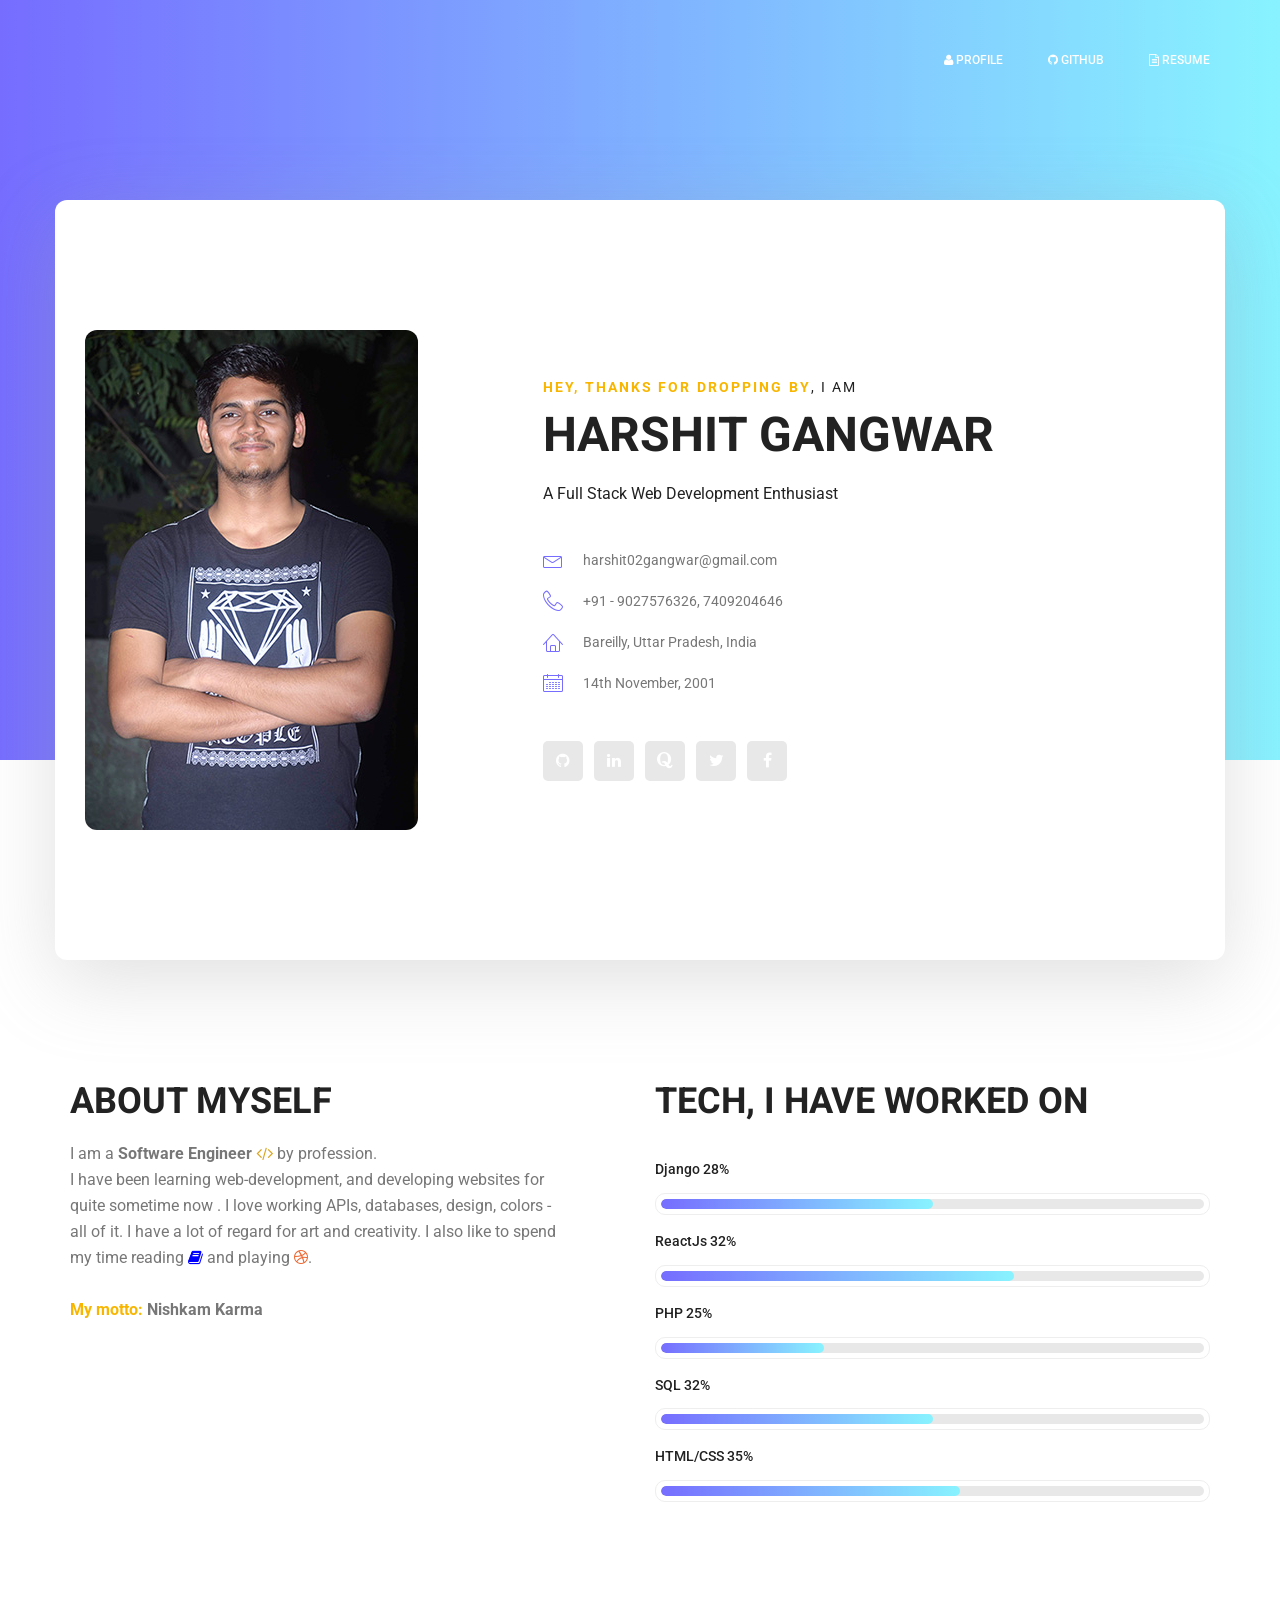
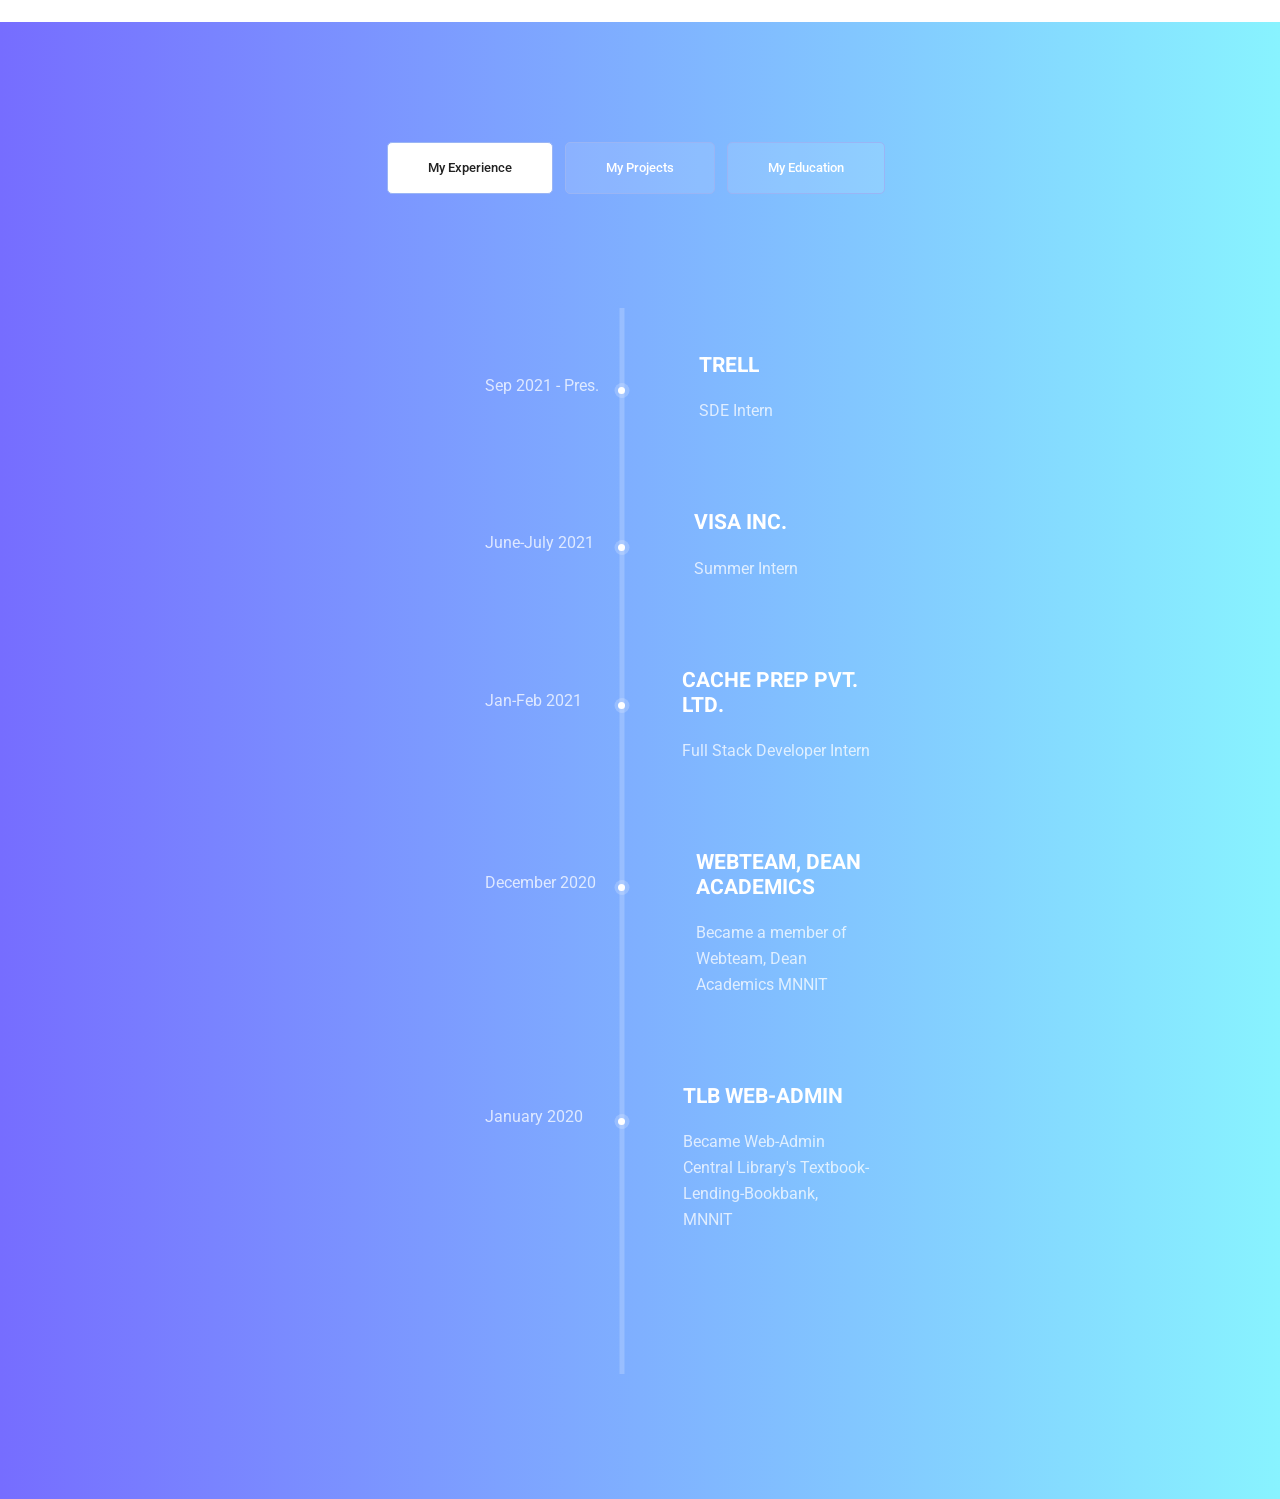
<file: index.html>
<!doctype html>
<html lang="en">

<head>
	<!-- Required meta tags -->
	<meta charset="utf-8">
	<meta name="viewport" content="width=device-width, initial-scale=1, shrink-to-fit=no">
	<link rel="icon" href="img/icon.png" type="image/png">
	<title>Harshit Gangwar</title>
	<!-- Bootstrap CSS -->
	<link rel="stylesheet" href="https://stackpath.bootstrapcdn.com/font-awesome/4.7.0/css/font-awesome.min.css" integrity="sha384-wvfXpqpZZVQGK6TAh5PVlGOfQNHSoD2xbE+QkPxCAFlNEevoEH3Sl0sibVcOQVnN" crossorigin="anonymous">
	<link rel="stylesheet" href="css/bootstrap.css">
	<link rel="stylesheet" href="vendors/linericon/style.css">
	<link rel="stylesheet" href="css/font-awesome.min.css">
	<link rel="stylesheet" href="vendors/owl-carousel/owl.carousel.min.css">
	<link rel="stylesheet" href="vendors/lightbox/simpleLightbox.css">
	<link rel="stylesheet" href="vendors/nice-select/css/nice-select.css">
	<link rel="stylesheet" href="vendors/animate-css/animate.css">
	<link rel="stylesheet" href="vendors/popup/magnific-popup.css">
	<link rel="stylesheet" href="vendors/flaticon/flaticon.css">
	<!-- main css -->
	<link rel="stylesheet" href="css/style.css">
	<link rel="stylesheet" href="css/responsive.css">
</head>

<body>

	<!--================Header Menu Area =================-->
	<header class="header_area">
		<div class="main_menu">
			<nav class="navbar navbar-expand-lg navbar-light">
				<div class="container box_1620">
					<button class="navbar-toggler" type="button" data-toggle="collapse"
						data-target="#navbarSupportedContent" aria-controls="navbarSupportedContent"
						aria-expanded="false" aria-label="Toggle navigation">
						<span class="icon-bar"></span>
						<span class="icon-bar"></span>
						<span class="icon-bar"></span>
					</button>
					<!-- Collect the nav links, forms, and other content for toggling -->
					<div class="collapse navbar-collapse offset" id="navbarSupportedContent">
						<ul class="nav navbar-nav menu_nav ml-auto">
							<li class="nav-item active">
								<a class="nav-link" 
									href="index.html">
										<i class="fa fa-user" aria-hidden="true"></i>
										Profile
								</a>
							</li>
							<li class="nav-item">
								<a class="nav-link"
									href="https://github.com/harshjoeyit"
									target="new">
										<i class="fa fa-github" aria-hidden="true"></i>
										Github
								</a>
							</li>
							<li class="nav-item">
								<a class="nav-link"
									href="https://drive.google.com/file/d/1UxcX54UOBrC6qc0jpxvvydTd2nOMu2GD/view?usp=sharing"
									target="new">
										<i class="fa fa-file-text-o" aria-hidden="true"></i>
										Resume
								</a>
							</li>
						</ul>
					</div>
				</div>
			</nav>
		</div>
	</header>
	<!--================Header Menu Area =================-->

	<!--================Home Banner Area =================-->
	<section class="home_banner_area">
		<div class="container box_1620">
			<div class="banner_inner d-flex align-items-center">
				<div class="banner_content">
					<div class="media">
						<div class="d-flex">
							<img style="border-radius: 12px; width: 100%;" src="img/profile2222.jpg" alt="">
						</div>
						<div class="media-body">
							<div class="personal_text">
								<h6><b>Hey, Thanks for dropping by</b>, i am</h6>
								<h3>Harshit Gangwar</h3 
									<p>
										A Full Stack Web Development Enthusiast
									</p>
								<ul class="list basic_info">
									<li><a style="font-size: 14px;" href="#"><i
										class="lnr lnr-envelope"></i>
									harshit02gangwar@gmail.com</a></li>
									<li><a style="font-size: 14px;" href="#"><i
												class="lnr lnr-phone-handset"></i>+91 -
											9027576326, 7409204646</a></li>
									<li><a style="font-size: 14px;" href="#"><i
												class="lnr lnr-home"></i>Bareilly, Uttar Pradesh, India </a></li>
									<li><a style="font-size: 14px;" href="#"><i
										class="lnr lnr-calendar-full"></i> 14th
									November, 2001</a></li>
								</ul>
								<ul class="list personal_social">
									<li><a href="https://www.github.com/harshjoeyit/"
										target="new"><i class="fa fa-github"></i></a></li>
									<li><a href="https://www.linkedin.com/in/harshjoeyit/"
										target="new"><i class="fa fa-linkedin"></i></a></li>
									<li><a href="https://www.quora.com/profile/Harshit-Gangwar-18"
											target="new"><i class="fa fa-quora"></i></a></li>
									<li><a href="https://twitter.com/harshjoeyit" target="new"><i
											class="fa fa-twitter"></i></a></li>
									<li><a href="https://www.facebook.com/harshjoeyit" target="new"><i
												class="fa fa-facebook"></i></a></li>
								</ul>
							</div>
						</div>
					</div>
				</div>
			</div>
		</div>
	</section>
	<!--================End Home Banner Area =================-->

	<!--================Welcome Area =================-->
	<section class="welcome_area p_120">
		<div class="container">
			<div class="row welcome_inner">
				<div class="col-lg-6">
					<div class="welcome_text">
						<h4>About Myself</h4>
						<p> I am a 
							<span style="font-weight: 700;">
								Software Engineer
								<i style="color: goldenrod" class="fa fa-code" aria-hidden="true"></i>
							</span> 
							by profession. <br>
							I have been learning web-development, and developing websites for quite sometime now . I love working APIs, databases, design, colors - all of it.
							I have a lot of regard for art and creativity.
							I also like to spend my time
							reading <i style="color: blue;" class="fa fa-book" aria-hidden="true"></i> and 
							playing <i style="color: #ee6730;" class="fa fa-dribbble" aria-hidden="true"></i>. 
							
							<br><br><b>My motto: </b> <span style="font-weight:700"> Nishkam Karma</span>
						</p>
						
						<!-- <div class="row">
							<div class="col-md-4">
								<div class="wel_item">
									<i class="lnr lnr-chart-bars"></i>
									<h4>9.01</h4>
									<p>CPI (till 5th Sem)</p>
								</div>
							</div>
							<div class="col-md-4">
								<div class="wel_item">
									<i class="fa fa-code"></i>
									<h4>9</h4>
									<p>Projects</p>
								</div>
							</div>
							<div class="col-md-4">
								<div class="wel_item">
									<i class="lnr lnr-star"></i>
									<p>Max ratings</p>
									<h4>1777</h4>
									<p><a href="https://www.codechef.com/users/harsh_joeyit">Codechef&nbsp;<i style="font-size: 14px;" class="fa fa-external-link"></i></a></p>
									<br>
									<h4>1502</h4>
									<p><a href="https://codeforces.com/profile/harsh_joeyit">Codeforces&nbsp;<i style="font-size: 14px;" class="fa fa-external-link"></i></a></p>
									<h4>1895</h4>
									<p><a href="https://leetcode.com/harshjoeyit/">Leetcode&nbsp;<i style="font-size: 14px;" class="fa fa-external-link"></i></a></p>
								</div>
							</div>
						</div> -->
					</div>
				</div>
				<div class="col-lg-6">
					<div class="welcome_text">
						<h4>Tech, I have worked on</h4>
					</div>
					<div class="tools_expert">
						<div class="skill_main">
							<!-- <div class="skill_item">
								<h4>C++ <span class="counter">60</span>%</h4>
								<div class="progress_br">
									<div class="progress">
										<div class="progress-bar" role="progressbar"
											aria-valuenow="60" aria-valuemin="0"
											aria-valuemax="100"></div>
									</div>
								</div>
							</div> -->
							<!-- <div class="skill_item">
								<h4>JavaScript <span class="counter">60</span>%</h4>
								<div class="progress_br">
									<div class="progress">
										<div class="progress-bar" role="progressbar"
											aria-valuenow="60" aria-valuemin="0"
											aria-valuemax="100"></div>
									</div>
								</div>
							</div> -->

							<div class="skill_item">
								<h4>Django <span class="counter">45</span>%</h4>
								<div class="progress_br">
									<div class="progress">
										<div class="progress-bar" role="progressbar"
											aria-valuenow="50" aria-valuemin="0"
											aria-valuemax="100"></div>
									</div>
								</div>
							</div>

							<div class="skill_item">
								<h4>ReactJs <span class="counter">50</span>%</h4>
								<div class="progress_br">
									<div class="progress">
										<div class="progress-bar" role="progressbar"
											aria-valuenow="65" aria-valuemin="0"
											aria-valuemax="100"></div>
									</div>
								</div>
							</div>
							
							<div class="skill_item">
								<h4>PHP <span class="counter">40</span>%</h4>
								<div class="progress_br">
									<div class="progress">
										<div class="progress-bar" role="progressbar"
											aria-valuenow="30" aria-valuemin="0"
											aria-valuemax="100"></div>
									</div>
								</div>
							</div>
							<!-- <div class="skill_item">
								<h4>Java <span class="counter">30</span>%</h4>
								<div class="progress_br">
									<div class="progress">
										<div class="progress-bar" role="progressbar"
											aria-valuenow="30" aria-valuemin="0"
											aria-valuemax="100"></div>
									</div>
								</div>
							</div> -->
							<!-- <div class="skill_item">
								<h4>NodeJs <span class="counter">25</span>%</h4>
								<div class="progress_br">
									<div class="progress">
										<div class="progress-bar" role="progressbar"
											aria-valuenow="25" aria-valuemin="0"
											aria-valuemax="100"></div>
									</div>
								</div>
							</div> -->
							<div class="skill_item">
								<h4>SQL <span class="counter">50</span>%</h4>
								<div class="progress_br">
									<div class="progress">
										<div class="progress-bar" role="progressbar"
											aria-valuenow="50" aria-valuemin="0"
											aria-valuemax="100"></div>
									</div>
								</div>
							</div>
							
							<div class="skill_item">
								<h4>HTML/CSS <span class="counter">55</span>%</h4>
								<div class="progress_br">
									<div class="progress">
										<div class="progress-bar" role="progressbar"
											aria-valuenow="55" aria-valuemin="0"
											aria-valuemax="100"></div>
									</div>
								</div>
							</div>
						</div>
					</div>
				</div>
			</div>
		</div>
	</section>
	<!--================End Welcome Area =================-->

	<!--================My Tabs Area =================-->
	<section class="mytabs_area p_120">
		<div class="container">
			<div class="tabs_inner">
				<ul class="nav nav-tabs" id="myTab" role="tablist">
					<li class="nav-item">
						<a class="nav-link active" id="home-tab" data-toggle="tab" href="#home" role="tab"
							aria-controls="home" aria-selected="true">My Experience</a>
					</li>
					<li class="nav-item">
						<a class="nav-link" id="projects-tab" data-toggle="tab" href="#projects" role="tab"
							aria-controls="projects" aria-selected="false">My Projects</a>
					</li>
					<li class="nav-item">
						<a class="nav-link" id="profile-tab" data-toggle="tab" href="#profile" role="tab"
							aria-controls="profile" aria-selected="false">My Education</a>
					</li>
				</ul>
				<div class="tab-content" id="myTabContent">
					<div class="tab-pane fade show active" id="home" role="tabpanel"
						aria-labelledby="home-tab">
						<ul class="list">

							<li>
								<span></span>
								<div class="media">
									<div class="d-flex">
										<p style="margin-left:75px">Sep 2021 - Pres.</p>
									</div>
									<div class="media-body">
										<h4>Trell</h4>
										<p>SDE Intern</p>
									</div>
								</div>
							</li>
							<br>

							<li>
								<span></span>
								<div class="media">
									<div class="d-flex">
										<p style="margin-left:75px">June-July 2021</p>
									</div>
									<div class="media-body">
										<h4>Visa Inc.</h4>
										<p>Summer Intern</p>
									</div>
								</div>
							</li>
							<br>

							<li>
								<span></span>
								<div class="media">
									<div class="d-flex">
										<p style="margin-left:75px">Jan-Feb 2021</p>
									</div>
									<div class="media-body">
										<h4>Cache Prep Pvt. Ltd.</h4>
										<p>Full Stack Developer Intern</p>
									</div>
								</div>
							</li>
							<br>
							
							<li>
								<span></span>
								<div class="media">
									<div class="d-flex">
										<p style="margin-left:75px">December 2020</p>
									</div>
									<div class="media-body">
										<h4>Webteam, Dean academics</h4>
										<p>Became a member of Webteam, Dean Academics MNNIT</p>
									</div>
								</div>
							</li>
							<br>

							<li>
								<span></span>
								<div class="media">
									<div class="d-flex">
										<p style="margin-left:75px">January 2020</p>
									</div>
									<div class="media-body">
										<h4>TLB Web-Admin</h4>
										<p>Became Web-Admin Central Library's Textbook-Lending-Bookbank, MNNIT
										</p>
									</div>
								</div>
							</li>
							<br>

						</ul>
					</div>
					<div class="tab-pane fade" id="profile" role="tabpanel" aria-labelledby="profile-tab">
						<ul class="list">
							<li>
								<span></span>
								<div class="media">
									<div class="d-flex">
										<p>2018 - present</p>
									</div>
									<div class="media-body" style="margin-left: 60px">
										<h4>B. Tech.<h5 style="color:white">Computer
												Science and Engineering</h5>
										</h4>
										<p>
											Motilal Nehru National Institue Of Technology
											Allahabad, Prayagraj
										</p>
									</div>
								</div>
							</li>
							<li>
								<span></span>
								<div class="media">
									<div class="d-flex">
										<p>2018</p>
									</div>
									<div class="media-body" style="margin-left: 130px">
										<h4>Class XII</h4>
										<p><b style="color:white">93.4%</b> <br />S.R. International
											School, Bareilly</p>
									</div>
								</div>
							</li>
							<li>
								<span></span>
								<div class="media">
									<div class="d-flex">
										<p>2016</p>
									</div>
									<div class="media-body" style="margin-left: 130px">
										<h4>Class X</h4>
										<p><b style="color:white">10 CGPA (95%)</b> <br />S.R.
											International School, Bareilly</p>
									</div>
								</div>
							</li>
						</ul>
					</div>
					<div class="tab-pane fade" id="projects" role="tabpanel" aria-labelledby="projects-tab">
						<ul class="list">
							<li>
								<span></span>
								<div class="media">
									<div class="d-flex">
										<p style="margin-left:75px">Oct-Nov 2020</p>
									</div>
									<div class="media-body">
										<h4>Vita</h4>
										<p>Built <b style="color:white">Vita - Entertainment without limits</b>
											<br />A video streaming platform 
											<br /> Won <b style="color:white">III prize</b>
										</p>
									</div>
								</div>
							</li>
							<br>

							<li>
								<span></span>
								<div class="media">
									<div class="d-flex">
										<p style="margin-left:75px">June-July 2020</p>
									</div>
									<div class="media-body">
										<h4>Concise</h4>
										<p>Built <b style="color:white"> Concise - The Moviepedia</b> 
											<br />
											An online database of Movies, TV Shows and celebrities </p>
									</div>
								</div>
							</li>

							<li>
								<span></span>
								<div class="media">
									<div class="d-flex">
										<p style="margin-left:75px">February 2020</p>
									</div>
									<div class="media-body">
										<h4>ShareGyan</h4>
										<p>A college level platform for skill development  <br />
											Built during <b style="color:white">Hack36</b> , a 36 hour long hackathon 
										</p>
									</div>
								</div>
							</li>
							<br>

							<li>
								<span></span>
								<div class="media">
									<div class="d-flex">
										<p style="margin-left:10px">August-September 2019</p>
									</div>
									<div class="media-body">
										<h4>EpendiShare</h4>
										<p>A bill-splitting platform Built during<b style="color:white"> Webster, Avishkar'19</b></p>
									</div>
								</div>
							</li>
							<br>

							<li>
								<span></span>
								<div class="media">
									<div class="d-flex">
										<p style="margin-left:90px">August 2018</p>
									</div>
									<div class="media-body">
										<h4>Anadaman and Nicobar Tourism Website</h4>
										<p>	A complete tour guide <br /> 
											Built during <b style="color:white"> Webster, Avishkar'18</b> <br />
											Won <b style="color:white">II prize among Freshers</b>.
										</p>
									</div>
								</div>
							</li>
							<br>
						</ul>
					</div>
				</div>
			</div>
		</div>
	</section>
	<!--================End My Tabs Area =================-->

	<!--================Feature Area =================-->
	<!-- Optional JavaScript -->
	<!-- jQuery first, then Popper.js, then Bootstrap JS -->
	<script src="js/jquery-3.3.1.min.js"></script>
	<script src="js/popper.js"></script>
	<script src="js/bootstrap.min.js"></script>
	<script src="js/stellar.js"></script>
	<script src="vendors/lightbox/simpleLightbox.min.js"></script>
	<script src="vendors/nice-select/js/jquery.nice-select.min.js"></script>
	<script src="vendors/isotope/imagesloaded.pkgd.min.js"></script>
	<script src="vendors/isotope/isotope.pkgd.min.js"></script>
	<script src="vendors/owl-carousel/owl.carousel.min.js"></script>
	<script src="vendors/popup/jquery.magnific-popup.min.js"></script>
	<script src="js/jquery.ajaxchimp.min.js"></script>
	<script src="vendors/counter-up/jquery.waypoints.min.js"></script>
	<script src="vendors/counter-up/jquery.counterup.min.js"></script>
	<script src="js/mail-script.js"></script>
	<script src="js/theme.js"></script>
</body>

</html>
</file>
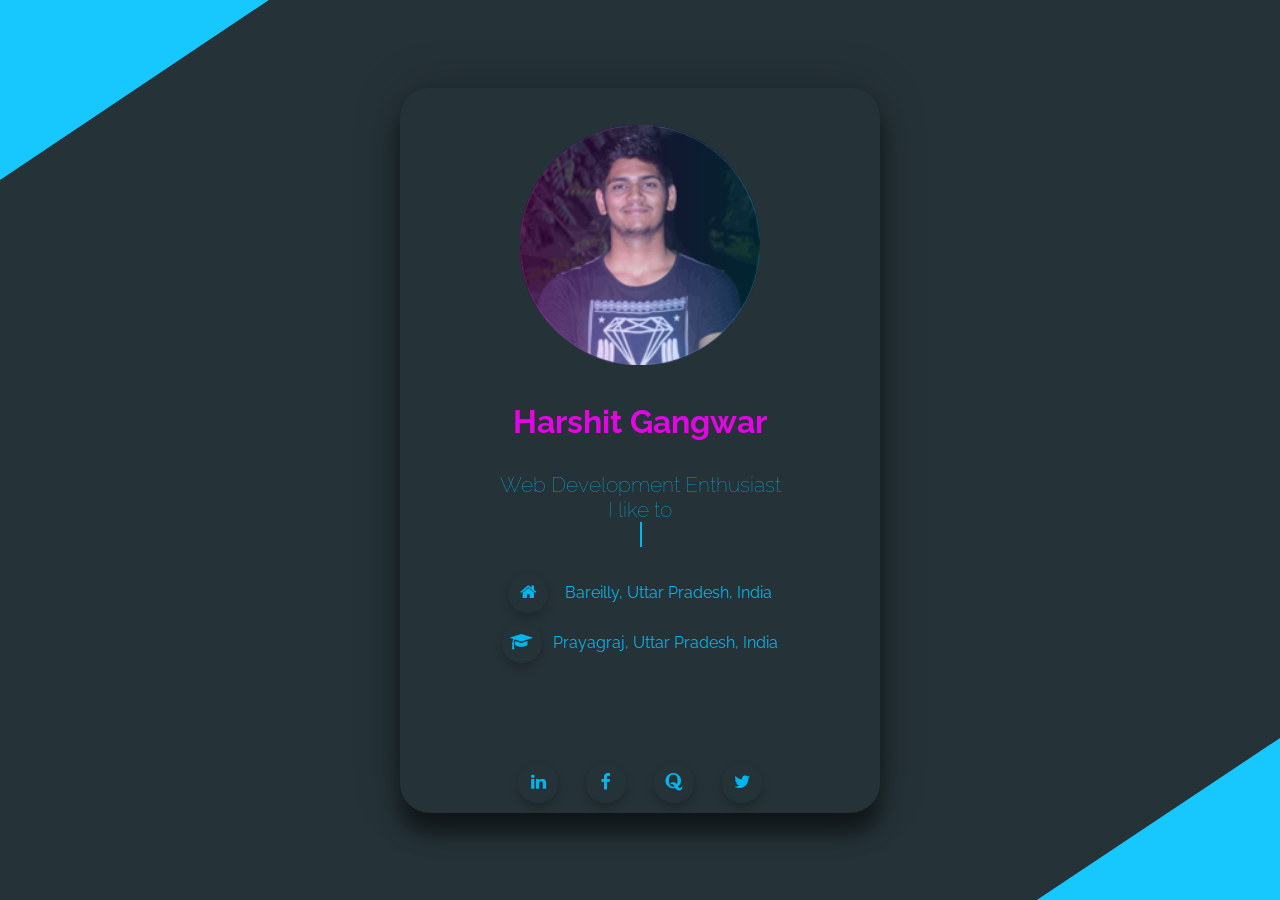
<file: index-new.html>
<!DOCTYPE html>
<html lang="en">
<head>
    <meta charset="UTF-8">
    <meta name="viewport" content="width=device-width, initial-scale=1.0">
    <link rel="stylesheet" href="https://stackpath.bootstrapcdn.com/font-awesome/4.7.0/css/font-awesome.min.css">
    <link rel="icon" href="./img/tab-icon.png">
    <link rel="stylesheet" href="style.css">
    <title>Harshit Gangwar</title>
</head>
<body>
    <div class="bg">
        <div class="container">
            <div class="card">
                <div class="pic">
                    <div class="circle"></div>
                    <img src="./img/profile-comp-circle_6.png" alt="adidas" >
                </div>
                <div class="info">
                    <h1 class="title">Harshit Gangwar</h1>
                    <h3>Web Development Enthusiast
                        <br>
                        I like to
                        <br>
                        <span class="changeText"></span>
                    </h3>
                    
                    <div class="social">
                        <button onclick="window.location.href = `https://www.google.com/search?q=bareilly`"><i class="fa fa-home"></i></button> Bareilly, Uttar Pradesh, India
                    </div>
                    <div class="social">
                        <button onclick="window.location.href = `https://www.google.com/search?q=prayagraj`"><i class="fa fa-graduation-cap"></i></button> Prayagraj, Uttar Pradesh, India
                    </div>
                    <div class="social" style="margin-top: 100px;">
                        <button onclick="window.location.href = `https://www.linkedin.com/in/harshjoeyit/`"><i class="fa fa-linkedin"></i></button>
                        <button onclick="window.location.href = `https://www.facebook.com/harshjoeyit/`"><i class="fa fa-facebook"></i></button>
                        <button onclick="window.location.href = `https://www.quora.com/profile/Harshit-Gangwar-18`"><i class="fa fa-quora"></i></button>
                        <button onclick="window.location.href = `https://twitter.com/harshjoeyit`"><i class="fa fa-twitter"></i></button>
                    </div>
                </div>
            </div>
        </div>
    </div>
    <script src="app.js"></script>
</body>
</html>
</file>
<file: vendors/linericon/style.css>
@font-face {
	font-family: 'Linearicons-Free';
	src:url('fonts/Linearicons-Free.eot?w118d');
	src:url('fonts/Linearicons-Free.eot?#iefixw118d') format('embedded-opentype'),
		url('fonts/Linearicons-Free.woff2?w118d') format('woff2'),
		url('fonts/Linearicons-Free.woff?w118d') format('woff'),
		url('fonts/Linearicons-Free.ttf?w118d') format('truetype'),
		url('fonts/Linearicons-Free.svg?w118d#Linearicons-Free') format('svg');
	font-weight: normal;
	font-style: normal;
}

.lnr {
	font-family: 'Linearicons-Free';
	speak: none;
	font-style: normal;
	font-weight: normal;
	font-variant: normal;
	text-transform: none;
	line-height: 1;

	/* Better Font Rendering =========== */
	-webkit-font-smoothing: antialiased;
	-moz-osx-font-smoothing: grayscale;
}

.lnr-home:before {
	content: "\e800";
}
.lnr-apartment:before {
	content: "\e801";
}
.lnr-pencil:before {
	content: "\e802";
}
.lnr-magic-wand:before {
	content: "\e803";
}
.lnr-drop:before {
	content: "\e804";
}
.lnr-lighter:before {
	content: "\e805";
}
.lnr-poop:before {
	content: "\e806";
}
.lnr-sun:before {
	content: "\e807";
}
.lnr-moon:before {
	content: "\e808";
}
.lnr-cloud:before {
	content: "\e809";
}
.lnr-cloud-upload:before {
	content: "\e80a";
}
.lnr-cloud-download:before {
	content: "\e80b";
}
.lnr-cloud-sync:before {
	content: "\e80c";
}
.lnr-cloud-check:before {
	content: "\e80d";
}
.lnr-database:before {
	content: "\e80e";
}
.lnr-lock:before {
	content: "\e80f";
}
.lnr-cog:before {
	content: "\e810";
}
.lnr-trash:before {
	content: "\e811";
}
.lnr-dice:before {
	content: "\e812";
}
.lnr-heart:before {
	content: "\e813";
}
.lnr-star:before {
	content: "\e814";
}
.lnr-star-half:before {
	content: "\e815";
}
.lnr-star-empty:before {
	content: "\e816";
}
.lnr-flag:before {
	content: "\e817";
}
.lnr-envelope:before {
	content: "\e818";
}
.lnr-paperclip:before {
	content: "\e819";
}
.lnr-inbox:before {
	content: "\e81a";
}
.lnr-eye:before {
	content: "\e81b";
}
.lnr-printer:before {
	content: "\e81c";
}
.lnr-file-empty:before {
	content: "\e81d";
}
.lnr-file-add:before {
	content: "\e81e";
}
.lnr-enter:before {
	content: "\e81f";
}
.lnr-exit:before {
	content: "\e820";
}
.lnr-graduation-hat:before {
	content: "\e821";
}
.lnr-license:before {
	content: "\e822";
}
.lnr-music-note:before {
	content: "\e823";
}
.lnr-film-play:before {
	content: "\e824";
}
.lnr-camera-video:before {
	content: "\e825";
}
.lnr-camera:before {
	content: "\e826";
}
.lnr-picture:before {
	content: "\e827";
}
.lnr-book:before {
	content: "\e828";
}
.lnr-bookmark:before {
	content: "\e829";
}
.lnr-user:before {
	content: "\e82a";
}
.lnr-users:before {
	content: "\e82b";
}
.lnr-shirt:before {
	content: "\e82c";
}
.lnr-store:before {
	content: "\e82d";
}
.lnr-cart:before {
	content: "\e82e";
}
.lnr-tag:before {
	content: "\e82f";
}
.lnr-phone-handset:before {
	content: "\e830";
}
.lnr-phone:before {
	content: "\e831";
}
.lnr-pushpin:before {
	content: "\e832";
}
.lnr-map-marker:before {
	content: "\e833";
}
.lnr-map:before {
	content: "\e834";
}
.lnr-location:before {
	content: "\e835";
}
.lnr-calendar-full:before {
	content: "\e836";
}
.lnr-keyboard:before {
	content: "\e837";
}
.lnr-spell-check:before {
	content: "\e838";
}
.lnr-screen:before {
	content: "\e839";
}
.lnr-smartphone:before {
	content: "\e83a";
}
.lnr-tablet:before {
	content: "\e83b";
}
.lnr-laptop:before {
	content: "\e83c";
}
.lnr-laptop-phone:before {
	content: "\e83d";
}
.lnr-power-switch:before {
	content: "\e83e";
}
.lnr-bubble:before {
	content: "\e83f";
}
.lnr-heart-pulse:before {
	content: "\e840";
}
.lnr-construction:before {
	content: "\e841";
}
.lnr-pie-chart:before {
	content: "\e842";
}
.lnr-chart-bars:before {
	content: "\e843";
}
.lnr-gift:before {
	content: "\e844";
}
.lnr-diamond:before {
	content: "\e845";
}
.lnr-linearicons:before {
	content: "\e846";
}
.lnr-dinner:before {
	content: "\e847";
}
.lnr-coffee-cup:before {
	content: "\e848";
}
.lnr-leaf:before {
	content: "\e849";
}
.lnr-paw:before {
	content: "\e84a";
}
.lnr-rocket:before {
	content: "\e84b";
}
.lnr-briefcase:before {
	content: "\e84c";
}
.lnr-bus:before {
	content: "\e84d";
}
.lnr-car:before {
	content: "\e84e";
}
.lnr-train:before {
	content: "\e84f";
}
.lnr-bicycle:before {
	content: "\e850";
}
.lnr-wheelchair:before {
	content: "\e851";
}
.lnr-select:before {
	content: "\e852";
}
.lnr-earth:before {
	content: "\e853";
}
.lnr-smile:before {
	content: "\e854";
}
.lnr-sad:before {
	content: "\e855";
}
.lnr-neutral:before {
	content: "\e856";
}
.lnr-mustache:before {
	content: "\e857";
}
.lnr-alarm:before {
	content: "\e858";
}
.lnr-bullhorn:before {
	content: "\e859";
}
.lnr-volume-high:before {
	content: "\e85a";
}
.lnr-volume-medium:before {
	content: "\e85b";
}
.lnr-volume-low:before {
	content: "\e85c";
}
.lnr-volume:before {
	content: "\e85d";
}
.lnr-mic:before {
	content: "\e85e";
}
.lnr-hourglass:before {
	content: "\e85f";
}
.lnr-undo:before {
	content: "\e860";
}
.lnr-redo:before {
	content: "\e861";
}
.lnr-sync:before {
	content: "\e862";
}
.lnr-history:before {
	content: "\e863";
}
.lnr-clock:before {
	content: "\e864";
}
.lnr-download:before {
	content: "\e865";
}
.lnr-upload:before {
	content: "\e866";
}
.lnr-enter-down:before {
	content: "\e867";
}
.lnr-exit-up:before {
	content: "\e868";
}
.lnr-bug:before {
	content: "\e869";
}
.lnr-code:before {
	content: "\e86a";
}
.lnr-link:before {
	content: "\e86b";
}
.lnr-unlink:before {
	content: "\e86c";
}
.lnr-thumbs-up:before {
	content: "\e86d";
}
.lnr-thumbs-down:before {
	content: "\e86e";
}
.lnr-magnifier:before {
	content: "\e86f";
}
.lnr-cross:before {
	content: "\e870";
}
.lnr-menu:before {
	content: "\e871";
}
.lnr-list:before {
	content: "\e872";
}
.lnr-chevron-up:before {
	content: "\e873";
}
.lnr-chevron-down:before {
	content: "\e874";
}
.lnr-chevron-left:before {
	content: "\e875";
}
.lnr-chevron-right:before {
	content: "\e876";
}
.lnr-arrow-up:before {
	content: "\e877";
}
.lnr-arrow-down:before {
	content: "\e878";
}
.lnr-arrow-left:before {
	content: "\e879";
}
.lnr-arrow-right:before {
	content: "\e87a";
}
.lnr-move:before {
	content: "\e87b";
}
.lnr-warning:before {
	content: "\e87c";
}
.lnr-question-circle:before {
	content: "\e87d";
}
.lnr-menu-circle:before {
	content: "\e87e";
}
.lnr-checkmark-circle:before {
	content: "\e87f";
}
.lnr-cross-circle:before {
	content: "\e880";
}
.lnr-plus-circle:before {
	content: "\e881";
}
.lnr-circle-minus:before {
	content: "\e882";
}
.lnr-arrow-up-circle:before {
	content: "\e883";
}
.lnr-arrow-down-circle:before {
	content: "\e884";
}
.lnr-arrow-left-circle:before {
	content: "\e885";
}
.lnr-arrow-right-circle:before {
	content: "\e886";
}
.lnr-chevron-up-circle:before {
	content: "\e887";
}
.lnr-chevron-down-circle:before {
	content: "\e888";
}
.lnr-chevron-left-circle:before {
	content: "\e889";
}
.lnr-chevron-right-circle:before {
	content: "\e88a";
}
.lnr-crop:before {
	content: "\e88b";
}
.lnr-frame-expand:before {
	content: "\e88c";
}
.lnr-frame-contract:before {
	content: "\e88d";
}
.lnr-layers:before {
	content: "\e88e";
}
.lnr-funnel:before {
	content: "\e88f";
}
.lnr-text-format:before {
	content: "\e890";
}
.lnr-text-format-remove:before {
	content: "\e891";
}
.lnr-text-size:before {
	content: "\e892";
}
.lnr-bold:before {
	content: "\e893";
}
.lnr-italic:before {
	content: "\e894";
}
.lnr-underline:before {
	content: "\e895";
}
.lnr-strikethrough:before {
	content: "\e896";
}
.lnr-highlight:before {
	content: "\e897";
}
.lnr-text-align-left:before {
	content: "\e898";
}
.lnr-text-align-center:before {
	content: "\e899";
}
.lnr-text-align-right:before {
	content: "\e89a";
}
.lnr-text-align-justify:before {
	content: "\e89b";
}
.lnr-line-spacing:before {
	content: "\e89c";
}
.lnr-indent-increase:before {
	content: "\e89d";
}
.lnr-indent-decrease:before {
	content: "\e89e";
}
.lnr-pilcrow:before {
	content: "\e89f";
}
.lnr-direction-ltr:before {
	content: "\e8a0";
}
.lnr-direction-rtl:before {
	content: "\e8a1";
}
.lnr-page-break:before {
	content: "\e8a2";
}
.lnr-sort-alpha-asc:before {
	content: "\e8a3";
}
.lnr-sort-amount-asc:before {
	content: "\e8a4";
}
.lnr-hand:before {
	content: "\e8a5";
}
.lnr-pointer-up:before {
	content: "\e8a6";
}
.lnr-pointer-right:before {
	content: "\e8a7";
}
.lnr-pointer-down:before {
	content: "\e8a8";
}
.lnr-pointer-left:before {
	content: "\e8a9";
}
</file>
<file: vendors/nice-select/css/nice-select.css>
.nice-select {
  -webkit-tap-highlight-color: transparent;
  background-color: #fff;
  border-radius: 5px;
  border: solid 1px #e8e8e8;
  box-sizing: border-box;
  clear: both;
  cursor: pointer;
  display: block;
  float: left;
  font-family: inherit;
  font-size: 14px;
  font-weight: normal;
  height: 42px;
  line-height: 40px;
  outline: none;
  padding-left: 18px;
  padding-right: 30px;
  position: relative;
  text-align: left !important;
  -webkit-transition: all 0.2s ease-in-out;
  transition: all 0.2s ease-in-out;
  -webkit-user-select: none;
     -moz-user-select: none;
      -ms-user-select: none;
          user-select: none;
  white-space: nowrap;
  width: auto; }
  .nice-select:hover {
    border-color: #dbdbdb; }
  .nice-select:active, .nice-select.open, .nice-select:focus {
    border-color: #999; }
  .nice-select:after {
    border-bottom: 2px solid #999;
    border-right: 2px solid #999;
    content: '';
    display: block;
    height: 5px;
    margin-top: -4px;
    pointer-events: none;
    position: absolute;
    right: 12px;
    top: 50%;
    -webkit-transform-origin: 66% 66%;
        -ms-transform-origin: 66% 66%;
            transform-origin: 66% 66%;
    -webkit-transform: rotate(45deg);
        -ms-transform: rotate(45deg);
            transform: rotate(45deg);
    -webkit-transition: all 0.15s ease-in-out;
    transition: all 0.15s ease-in-out;
    width: 5px; }
  .nice-select.open:after {
    -webkit-transform: rotate(-135deg);
        -ms-transform: rotate(-135deg);
            transform: rotate(-135deg); }
  .nice-select.open .list {
    opacity: 1;
    pointer-events: auto;
    -webkit-transform: scale(1) translateY(0);
        -ms-transform: scale(1) translateY(0);
            transform: scale(1) translateY(0); }
  .nice-select.disabled {
    border-color: #ededed;
    color: #999;
    pointer-events: none; }
    .nice-select.disabled:after {
      border-color: #cccccc; }
  .nice-select.wide {
    width: 100%; }
    .nice-select.wide .list {
      left: 0 !important;
      right: 0 !important; }
  .nice-select.right {
    float: right; }
    .nice-select.right .list {
      left: auto;
      right: 0; }
  .nice-select.small {
    font-size: 12px;
    height: 36px;
    line-height: 34px; }
    .nice-select.small:after {
      height: 4px;
      width: 4px; }
    .nice-select.small .option {
      line-height: 34px;
      min-height: 34px; }
  .nice-select .list {
    background-color: #fff;
    border-radius: 5px;
    box-shadow: 0 0 0 1px rgba(68, 68, 68, 0.11);
    box-sizing: border-box;
    margin-top: 4px;
    opacity: 0;
    overflow: hidden;
    padding: 0;
    pointer-events: none;
    position: absolute;
    top: 100%;
    left: 0;
    -webkit-transform-origin: 50% 0;
        -ms-transform-origin: 50% 0;
            transform-origin: 50% 0;
    -webkit-transform: scale(0.75) translateY(-21px);
        -ms-transform: scale(0.75) translateY(-21px);
            transform: scale(0.75) translateY(-21px);
    -webkit-transition: all 0.2s cubic-bezier(0.5, 0, 0, 1.25), opacity 0.15s ease-out;
    transition: all 0.2s cubic-bezier(0.5, 0, 0, 1.25), opacity 0.15s ease-out;
    z-index: 9; }
    .nice-select .list:hover .option:not(:hover) {
      background-color: transparent !important; }
  .nice-select .option {
    cursor: pointer;
    font-weight: 400;
    line-height: 40px;
    list-style: none;
    min-height: 40px;
    outline: none;
    padding-left: 18px;
    padding-right: 29px;
    text-align: left;
    -webkit-transition: all 0.2s;
    transition: all 0.2s; }
    .nice-select .option:hover, .nice-select .option.focus, .nice-select .option.selected.focus {
      background-color: #f6f6f6; }
    .nice-select .option.selected {
      font-weight: bold; }
    .nice-select .option.disabled {
      background-color: transparent;
      color: #999;
      cursor: default; }

.no-csspointerevents .nice-select .list {
  display: none; }

.no-csspointerevents .nice-select.open .list {
  display: block; }
</file>
<file: vendors/flaticon/flaticon.css>
/*
  	Flaticon icon font: Flaticon
  	Creation date: 26/06/2018 17:19
  	*/

@font-face {
  font-family: "Flaticon";
  src: url("./Flaticon.eot");
  src: url("./Flaticon.eot?#iefix") format("embedded-opentype"),
       url("./Flaticon.woff") format("woff"),
       url("./Flaticon.ttf") format("truetype"),
       url("./Flaticon.svg#Flaticon") format("svg");
  font-weight: normal;
  font-style: normal;
}

@media screen and (-webkit-min-device-pixel-ratio:0) {
  @font-face {
    font-family: "Flaticon";
    src: url("./Flaticon.svg#Flaticon") format("svg");
  }
}

[class^="flaticon-"]:before, [class*=" flaticon-"]:before,
[class^="flaticon-"]:after, [class*=" flaticon-"]:after {   
  font-family: Flaticon;
        font-size: 20px;
font-style: normal;
margin-left: 20px;
}

.flaticon-skyline:before { content: "\f100"; }
.flaticon-sketch:before { content: "\f101"; }
.flaticon-city:before { content: "\f102"; }
</file>
<file: css/style.css>
/*----------------------------------------------------
@File: Default Styles
@Author: Rocky Ahmed
@URL: http://wethemez.com
Author E-mail: rockybd1995@gmail.com

This file contains the styling for the actual theme, this
is the file you need to edit to change the look of the
theme.
---------------------------------------------------- */
/*=====================================================================
@Template Name: Builder Construction 
@Author: Rocky Ahmed
@Developed By: Rocky Ahmed
@Developer URL: http://rocky.wethemez.com
Author E-mail: rockybd1995@gmail.com

@Default Styles

Table of Content:
01/ Variables
02/ predefin
03/ header
04/ button
05/ banner
06/ breadcrumb
07/ about
08/ team
09/ project 
10/ price 
11/ team 
12/ blog 
13/ video  
14/ features  
15/ career  
16/ contact 
17/ footer

=====================================================================*/
/*----------------------------------------------------*/
/*font Variables*/
/*Color Variables*/
/*=================== fonts ====================*/
@import url("https://fonts.googleapis.com/css?family=Heebo:300,400,700,900|Roboto:300,400,500,700");
/*---------------------------------------------------- */
/*----------------------------------------------------*/
.list {
  list-style: none;
  margin: 0px;
  padding: 0px; }

a {
  text-decoration: none;
  transition: all 0.3s ease-in-out; }
  a:hover, a:focus {
    text-decoration: none;
    outline: none; }

.row.m0 {
  margin: 0px; }

body {
  line-height: 26px;
  font-size: 16px;
  font-family: "Roboto", sans-serif;
  font-weight: normal;
  color: #777777; }

h1, h2, h3, h4, h5, h6 {
  font-family: "Heebo", sans-serif;
  font-weight: bold; }

button:focus {
  outline: none;
  box-shadow: none; }

.p0 {
  padding-left: 0px;
  padding-right: 0px; }

.p_120 {
  padding-top: 120px;
  padding-bottom: 120px; }

.p_100 {
  padding-top: 100px;
  padding-bottom: 100px; }

.pad_top {
  padding-top: 120px; }

.pad_bt {
  padding-bottom: 120px; }

.mt-25 {
  margin-top: 25px; }

@media (min-width: 1200px) {
  .container {
    max-width: 1170px; } }

@media (min-width: 1620px) {
  .box_1620 {
    max-width: 1620px;
    margin: auto;
    width: 100%;
    padding-left: 0px;
    padding-right: 0px; } }
/* Main Title Area css
============================================================================================ */
.main_title {
  text-align: center;
  max-width: 670px;
  margin: 0px auto 75px; }
  .main_title h2 {
    font-family: "Heebo", sans-serif;
    font-size: 36px;
    color: #222222;
    margin-bottom: 15px;
    text-transform: uppercase; }
  .main_title p {
    font-size: 16px;
    font-family: "Roboto", sans-serif;
    font-weight: normal;
    line-height: 26px;
    color: #777777;
    margin-bottom: 0px; }

/* End Main Title Area css
============================================================================================ */
/*---------------------------------------------------- */
/*----------------------------------------------------*/
.header_area {
  position: absolute;
  width: 100%;
  top: 0;
  left: 0;
  z-index: 99;
  transition: background 0.4s, all 0.3s linear; }
  .header_area .navbar {
    background: transparent;
    padding: 0px;
    border: 0px;
    border-radius: 0px; }
    .header_area .navbar .nav .nav-item {
      margin-right: 45px; }
      .header_area .navbar .nav .nav-item .nav-link {
        font: 500 12px/120px "Roboto", sans-serif;
        text-transform: uppercase;
        color: #fff;
        padding: 0px;
        display: inline-block; }
        .header_area .navbar .nav .nav-item .nav-link:after {
          display: none; }
      .header_area .navbar .nav .nav-item:hover .nav-link, .header_area .navbar .nav .nav-item.active .nav-link {
        color: #fff; }
      .header_area .navbar .nav .nav-item.submenu {
        position: relative; }
        .header_area .navbar .nav .nav-item.submenu ul {
          border: none;
          padding: 0px;
          border-radius: 0px;
          box-shadow: none;
          margin: 0px;
          background: #fff;
          box-shadow: 0px 3px 16px 0px rgba(0, 0, 0, 0.1); }
          @media (min-width: 992px) {
            .header_area .navbar .nav .nav-item.submenu ul {
              position: absolute;
              top: 120%;
              left: 0px;
              min-width: 200px;
              text-align: left;
              opacity: 0;
              transition: all 300ms ease-in;
              visibility: hidden;
              display: block;
              border: none;
              padding: 0px;
              border-radius: 0px; } }
          .header_area .navbar .nav .nav-item.submenu ul:before {
            content: "";
            width: 0;
            height: 0;
            border-style: solid;
            border-width: 10px 10px 0 10px;
            border-color: #eeeeee transparent transparent transparent;
            position: absolute;
            right: 24px;
            top: 45px;
            z-index: 3;
            opacity: 0;
            transition: all 400ms linear; }
          .header_area .navbar .nav .nav-item.submenu ul .nav-item {
            display: block;
            float: none;
            margin-right: 0px;
            border-bottom: 1px solid #ededed;
            margin-left: 0px;
            transition: all 0.4s linear; }
            .header_area .navbar .nav .nav-item.submenu ul .nav-item .nav-link {
              line-height: 45px;
              color: #222222;
              padding: 0px 30px;
              transition: all 150ms linear;
              display: block;
              margin-right: 0px; }
            .header_area .navbar .nav .nav-item.submenu ul .nav-item:last-child {
              border-bottom: none; }
            .header_area .navbar .nav .nav-item.submenu ul .nav-item:hover .nav-link {
              background: #766dff;
              color: #fff; }
        @media (min-width: 992px) {
          .header_area .navbar .nav .nav-item.submenu:hover ul {
            visibility: visible;
            opacity: 1;
            top: 100%; } }
        .header_area .navbar .nav .nav-item.submenu:hover ul .nav-item {
          margin-top: 0px; }
      .header_area .navbar .nav .nav-item:last-child {
        margin-right: 0px; }
    .header_area .navbar .search {
      font-size: 12px;
      line-height: 60px;
      display: inline-block;
      color: #222222;
      margin-left: 80px; }
      .header_area .navbar .search i {
        font-weight: 600; }
  .header_area.navbar_fixed .main_menu {
    position: fixed;
    width: 100%;
    top: -70px;
    left: 0;
    right: 0;
    background: #000;
    transform: translateY(70px);
    transition: transform 500ms ease, background 500ms ease;
    -webkit-transition: transform 500ms ease, background 500ms ease;
    box-shadow: 0px 3px 16px 0px rgba(0, 0, 0, 0.1); }
    .header_area.navbar_fixed .main_menu .navbar .nav .nav-item .nav-link {
      line-height: 70px; }

.top_menu {
  background: #f9f9ff; }
  .top_menu .header_social li {
    display: inline-block;
    margin-right: 15px; }
    .top_menu .header_social li a {
      font-size: 14px;
      color: #777777;
      display: inline-block;
      line-height: 42px;
      transition: all 300ms linear 0s; }
    .top_menu .header_social li:last-child {
      margin-right: 0px; }
    .top_menu .header_social li:hover a {
      color: #766dff; }
  .top_menu .dn_btn {
    line-height: 42px;
    display: inline-block;
    font-size: 12px;
    margin-right: 30px;
    font-family: "Roboto", sans-serif;
    font-weight: normal;
    color: #777777;
    transition: all 300ms linear 0s; }
    .top_menu .dn_btn:hover {
      color: #766dff; }
    .top_menu .dn_btn:last-child {
      margin-right: 0px; }
  .top_menu .lan_pack {
    height: 30px;
    border: 1px solid #eeeeee;
    border-radius: 3px;
    line-height: 28px;
    font-size: 12px;
    font-family: "Roboto", sans-serif;
    font-weight: 500;
    padding-left: 19px;
    padding-right: 36px;
    color: #777777;
    background: #f9f9ff;
    margin-right: 5px;
    margin-top: 8px; }
    .top_menu .lan_pack .current {
      color: #777777; }
    .top_menu .lan_pack:after {
      content: "\f0d7";
      border: none !important;
      font: normal normal normal 12px/1 FontAwesome;
      transform: rotate(0deg);
      height: auto;
      margin-top: -6px;
      right: 20px; }

/*---------------------------------------------------- */
/*----------------------------------------------------*/
/* Home Banner Area css
============================================================================================ */
.home_banner_area {
  position: relative;
  z-index: 1;
  background-image: -moz-linear-gradient(0deg, #766dff 0%, #88f3ff 100%);
  background-image: -webkit-linear-gradient(0deg, #766dff 0%, #88f3ff 100%);
  background-image: -ms-linear-gradient(0deg, #766dff 0%, #88f3ff 100%);
  margin-bottom: 200px; }
  .home_banner_area .box_1620 {
    min-height: 700px;
    border-radius: 12px;
    position: relative;
    bottom: -200px;
    background: #fff;
    padding: 30px;
    box-shadow: 0px 20px 80px 0px rgba(153, 153, 153, 0.3); }
  .home_banner_area .banner_inner {
    position: relative;
    width: 100%;
    min-height: 700px;
    display: flex; }
    .home_banner_area .banner_inner .banner_content {
      color: #222222;
      vertical-align: middle;
      align-self: center;
      text-align: left; }
      .home_banner_area .banner_inner .banner_content .media .d-flex {
        padding-right: 125px; }
      .home_banner_area .banner_inner .banner_content .media .media-body {
        vertical-align: middle;
        align-self: center; }

.blog_banner {
  min-height: 780px;
  position: relative;
  z-index: 1;
  overflow: hidden;
  margin-bottom: 0px; }
  .blog_banner .banner_inner {
    background: #04091e;
    position: relative;
    overflow: hidden;
    width: 100%;
    min-height: 780px;
    z-index: 1; }
    .blog_banner .banner_inner .overlay {
      background: url(../img/banner/banner-2.jpg) no-repeat scroll center center;
      opacity: .5;
      height: 125%;
      position: absolute;
      left: 0px;
      top: 0px;
      width: 100%;
      z-index: -1; }
    .blog_banner .banner_inner .blog_b_text {
      max-width: 700px;
      margin: auto;
      color: #fff; }
      .blog_banner .banner_inner .blog_b_text h2 {
        font-size: 60px;
        font-weight: bold;
        font-family: "Heebo", sans-serif;
        line-height: 66px;
        margin-bottom: 15px;
        text-transform: uppercase; }
      .blog_banner .banner_inner .blog_b_text p {
        font-size: 16px;
        margin-bottom: 35px; }
      .blog_banner .banner_inner .blog_b_text .white_bg_btn {
        line-height: 42px;
        padding: 0px 45px;
        border-radius: 5px; }

.banner_box {
  max-width: 1620px;
  margin: auto; }

.banner_area {
  position: relative;
  z-index: 1;
  min-height: 350px;
  background-image: -moz-linear-gradient(0deg, #766dff 0%, #88f3ff 100%);
  background-image: -webkit-linear-gradient(0deg, #766dff 0%, #88f3ff 100%);
  background-image: -ms-linear-gradient(0deg, #766dff 0%, #88f3ff 100%);
  margin-bottom: 120px; }
  .banner_area .box_1620 {
    background: #fff;
    min-height: 360px;
    border-radius: 12px;
    position: relative;
    bottom: -120px;
    box-shadow: 0px 20px 80px 0px rgba(153, 153, 153, 0.3); }
  .banner_area .banner_inner {
    position: relative;
    overflow: hidden;
    width: 100%;
    min-height: 360px;
    z-index: 1; }
    .banner_area .banner_inner .banner_content h2 {
      color: #222222;
      font-size: 48px;
      font-family: "Heebo", sans-serif;
      margin-bottom: 0px;
      font-weight: bold; }
    .banner_area .banner_inner .banner_content .page_link a {
      font-size: 14px;
      color: #222222;
      font-family: "Roboto", sans-serif;
      margin-right: 32px;
      position: relative; }
      .banner_area .banner_inner .banner_content .page_link a:before {
        content: "\e87a";
        font-family: 'Linearicons-Free';
        position: absolute;
        right: -25px;
        top: 50%;
        transform: translateY(-50%); }
      .banner_area .banner_inner .banner_content .page_link a:last-child {
        margin-right: 0px; }
        .banner_area .banner_inner .banner_content .page_link a:last-child:before {
          display: none; }
      .banner_area .banner_inner .banner_content .page_link a:hover {
        color: #766dff; }

/* End Home Banner Area css
============================================================================================ */
/*---------------------------------------------------- */
/*----------------------------------------------------*/
/* Latest Blog Area css
============================================================================================ */
.latest_blog_inner {
  margin-bottom: -30px; }

.l_blog_item {
  margin-bottom: 30px; }
  .l_blog_item .date {
    font-size: 13px;
    font-family: "Roboto", sans-serif;
    font-weight: normal;
    color: #777777;
    margin-top: 20px;
    display: block;
    margin-bottom: 15px; }
  .l_blog_item h4 {
    font-size: 18px;
    line-height: 24px;
    color: #222222;
    border-bottom: 1px solid #eeeeee;
    padding-bottom: 20px;
    margin-bottom: 20px;
    transition: all 300ms linear 0s; }
  .l_blog_item p {
    margin-bottom: 0px; }
  .l_blog_item:hover h4 {
    color: #766dff; }

/* End Latest Blog Area css
============================================================================================ */
/*================= latest_blog_area css =============*/
.single-recent-blog-post {
  margin-bottom: 30px; }
  .single-recent-blog-post .thumb {
    overflow: hidden; }
    .single-recent-blog-post .thumb img {
      transition: all 0.7s linear; }
  .single-recent-blog-post .details {
    padding-top: 30px; }
    .single-recent-blog-post .details .sec_h4 {
      line-height: 24px;
      padding: 10px 0px 13px;
      transition: all 0.3s linear; }
      .single-recent-blog-post .details .sec_h4:hover {
        color: #777777; }
  .single-recent-blog-post .date {
    font-size: 14px;
    line-height: 24px;
    font-weight: 400; }
  .single-recent-blog-post:hover img {
    transform: scale(1.23) rotate(10deg); }

.tags .tag_btn {
  font-size: 12px;
  font-weight: 500;
  line-height: 20px;
  border: 1px solid #eeeeee;
  display: inline-block;
  padding: 1px 18px;
  text-align: center;
  color: #222222; }
  .tags .tag_btn:before {
    background: #766dff; }
  .tags .tag_btn + .tag_btn {
    margin-left: 2px; }

/*========= blog_categorie_area css ===========*/
.blog_categorie_area {
  padding-top: 80px;
  padding-bottom: 80px; }

.categories_post {
  position: relative;
  text-align: center;
  cursor: pointer; }
  .categories_post img {
    max-width: 100%; }
  .categories_post .categories_details {
    position: absolute;
    top: 20px;
    left: 20px;
    right: 20px;
    bottom: 20px;
    background: rgba(34, 34, 34, 0.8);
    color: #fff;
    transition: all 0.3s linear;
    display: flex;
    align-items: center;
    justify-content: center; }
    .categories_post .categories_details h5 {
      margin-bottom: 0px;
      font-size: 18px;
      line-height: 26px;
      text-transform: uppercase;
      color: #fff;
      position: relative; }
    .categories_post .categories_details p {
      font-weight: 300;
      font-size: 14px;
      line-height: 26px;
      margin-bottom: 0px; }
    .categories_post .categories_details .border_line {
      margin: 10px 0px;
      background: #fff;
      width: 100%;
      height: 1px; }
  .categories_post:hover .categories_details {
    background-image: -moz-linear-gradient(0deg, #766dff 0%, #88f3ff 100%);
    background-image: -webkit-linear-gradient(0deg, #766dff 0%, #88f3ff 100%);
    background-image: -ms-linear-gradient(0deg, #766dff 0%, #88f3ff 100%);
    opacity: 0.851; }

/*============ blog_left_sidebar css ==============*/
.blog_item {
  margin-bottom: 40px; }

.blog_info {
  padding-top: 30px; }
  .blog_info .post_tag {
    padding-bottom: 20px; }
    .blog_info .post_tag a {
      font: 300 14px/21px "Roboto", sans-serif;
      color: #222222; }
      .blog_info .post_tag a:hover {
        color: #777777; }
      .blog_info .post_tag a.active {
        color: #766dff; }
  .blog_info .blog_meta li a {
    font: 300 14px/20px "Roboto", sans-serif;
    color: #777777;
    vertical-align: middle;
    padding-bottom: 12px;
    display: inline-block; }
    .blog_info .blog_meta li a i {
      color: #222222;
      font-size: 16px;
      font-weight: 600;
      padding-left: 15px;
      line-height: 20px;
      vertical-align: middle; }
    .blog_info .blog_meta li a:hover {
      color: #766dff; }

.blog_post img {
  max-width: 100%; }

.blog_details {
  padding-top: 20px; }
  .blog_details h2 {
    font-size: 24px;
    line-height: 36px;
    color: #222222;
    font-weight: 600;
    transition: all 0.3s linear; }
    .blog_details h2:hover {
      color: #766dff; }
  .blog_details p {
    margin-bottom: 26px; }

.view_btn {
  font-size: 14px;
  line-height: 36px;
  display: inline-block;
  color: #222222;
  font-weight: 500;
  padding: 0px 30px;
  background: #fff; }

.blog_right_sidebar {
  border: 1px solid #eeeeee;
  background: #fafaff;
  padding: 30px; }
  .blog_right_sidebar .widget_title {
    font-size: 18px;
    line-height: 25px;
    background: #766dff;
    text-align: center;
    color: #fff;
    padding: 8px 0px;
    margin-bottom: 30px; }
  .blog_right_sidebar .search_widget .input-group .form-control {
    font-size: 14px;
    line-height: 29px;
    border: 0px;
    width: 100%;
    font-weight: 300;
    color: #fff;
    padding-left: 20px;
    border-radius: 45px;
    z-index: 0;
    background: #766dff; }
    .blog_right_sidebar .search_widget .input-group .form-control.placeholder {
      color: #fff; }
    .blog_right_sidebar .search_widget .input-group .form-control:-moz-placeholder {
      color: #fff; }
    .blog_right_sidebar .search_widget .input-group .form-control::-moz-placeholder {
      color: #fff; }
    .blog_right_sidebar .search_widget .input-group .form-control::-webkit-input-placeholder {
      color: #fff; }
    .blog_right_sidebar .search_widget .input-group .form-control:focus {
      box-shadow: none; }
  .blog_right_sidebar .search_widget .input-group .btn-default {
    position: absolute;
    right: 20px;
    background: transparent;
    border: 0px;
    box-shadow: none;
    font-size: 14px;
    color: #fff;
    padding: 0px;
    top: 50%;
    transform: translateY(-50%);
    z-index: 1; }
  .blog_right_sidebar .author_widget {
    text-align: center; }
    .blog_right_sidebar .author_widget h4 {
      font-size: 18px;
      line-height: 20px;
      color: #222222;
      margin-bottom: 5px;
      margin-top: 30px; }
    .blog_right_sidebar .author_widget p {
      margin-bottom: 0px; }
    .blog_right_sidebar .author_widget .social_icon {
      padding: 7px 0px 15px; }
      .blog_right_sidebar .author_widget .social_icon a {
        font-size: 14px;
        color: #222222;
        transition: all 0.2s linear; }
        .blog_right_sidebar .author_widget .social_icon a + a {
          margin-left: 20px; }
        .blog_right_sidebar .author_widget .social_icon a:hover {
          color: #766dff; }
  .blog_right_sidebar .popular_post_widget .post_item .media-body {
    justify-content: center;
    align-self: center;
    padding-left: 20px; }
    .blog_right_sidebar .popular_post_widget .post_item .media-body h3 {
      font-size: 14px;
      line-height: 20px;
      color: #222222;
      margin-bottom: 4px;
      transition: all 0.3s linear; }
      .blog_right_sidebar .popular_post_widget .post_item .media-body h3:hover {
        color: #766dff; }
    .blog_right_sidebar .popular_post_widget .post_item .media-body p {
      font-size: 12px;
      line-height: 21px;
      margin-bottom: 0px; }
  .blog_right_sidebar .popular_post_widget .post_item + .post_item {
    margin-top: 20px; }
  .blog_right_sidebar .post_category_widget .cat-list li {
    border-bottom: 2px dotted #eee;
    transition: all 0.3s ease 0s;
    padding-bottom: 12px; }
    .blog_right_sidebar .post_category_widget .cat-list li a {
      font-size: 14px;
      line-height: 20px;
      color: #777; }
      .blog_right_sidebar .post_category_widget .cat-list li a p {
        margin-bottom: 0px; }
    .blog_right_sidebar .post_category_widget .cat-list li + li {
      padding-top: 15px; }
    .blog_right_sidebar .post_category_widget .cat-list li:hover {
      border-color: #766dff; }
      .blog_right_sidebar .post_category_widget .cat-list li:hover a {
        color: #766dff; }
  .blog_right_sidebar .newsletter_widget {
    text-align: center; }
    .blog_right_sidebar .newsletter_widget .form-group {
      margin-bottom: 8px; }
    .blog_right_sidebar .newsletter_widget .input-group-prepend {
      margin-right: -1px; }
    .blog_right_sidebar .newsletter_widget .input-group-text {
      background: #fff;
      border-radius: 0px;
      vertical-align: top;
      font-size: 12px;
      line-height: 36px;
      padding: 0px 0px 0px 15px;
      border: 1px solid #eeeeee;
      border-right: 0px; }
    .blog_right_sidebar .newsletter_widget .form-control {
      font-size: 12px;
      line-height: 24px;
      color: #cccccc;
      border: 1px solid #eeeeee;
      border-left: 0px;
      border-radius: 0px; }
      .blog_right_sidebar .newsletter_widget .form-control.placeholder {
        color: #cccccc; }
      .blog_right_sidebar .newsletter_widget .form-control:-moz-placeholder {
        color: #cccccc; }
      .blog_right_sidebar .newsletter_widget .form-control::-moz-placeholder {
        color: #cccccc; }
      .blog_right_sidebar .newsletter_widget .form-control::-webkit-input-placeholder {
        color: #cccccc; }
      .blog_right_sidebar .newsletter_widget .form-control:focus {
        outline: none;
        box-shadow: none; }
    .blog_right_sidebar .newsletter_widget .bbtns {
      background: #766dff;
      color: #fff;
      font-size: 12px;
      line-height: 38px;
      display: inline-block;
      font-weight: 500;
      padding: 0px 24px 0px 24px;
      border-radius: 0; }
    .blog_right_sidebar .newsletter_widget .text-bottom {
      font-size: 12px; }
  .blog_right_sidebar .tag_cloud_widget ul li {
    display: inline-block; }
    .blog_right_sidebar .tag_cloud_widget ul li a {
      display: inline-block;
      border: 1px solid #eee;
      background: #fff;
      padding: 0px 13px;
      margin-bottom: 8px;
      transition: all 0.3s ease 0s;
      color: #222222;
      font-size: 12px; }
      .blog_right_sidebar .tag_cloud_widget ul li a:hover {
        background-image: -moz-linear-gradient(0deg, #766dff 0%, #88f3ff 100%);
        background-image: -webkit-linear-gradient(0deg, #766dff 0%, #88f3ff 100%);
        background-image: -ms-linear-gradient(0deg, #766dff 0%, #88f3ff 100%);
        color: #fff; }
  .blog_right_sidebar .br {
    width: 100%;
    height: 1px;
    background: #eeeeee;
    margin: 30px 0px; }

.blog-pagination {
  padding-top: 25px;
  padding-bottom: 95px; }
  .blog-pagination .page-link {
    border-radius: 0; }
  .blog-pagination .page-item {
    border: none; }

.page-link {
  background: transparent;
  font-weight: 400; }

.blog-pagination .page-item.active .page-link {
  background-color: #766dff;
  border-color: transparent;
  color: #fff; }

.blog-pagination .page-link {
  position: relative;
  display: block;
  padding: 0.5rem 0.75rem;
  margin-left: -1px;
  line-height: 1.25;
  color: #8a8a8a;
  border: none; }

.blog-pagination .page-link .lnr {
  font-weight: 600; }

.blog-pagination .page-item:last-child .page-link,
.blog-pagination .page-item:first-child .page-link {
  border-radius: 0; }

.blog-pagination .page-link:hover {
  color: #fff;
  text-decoration: none;
  background-color: #766dff;
  border-color: #eee; }

/*============ Start Blog Single Styles  =============*/
.single-post-area .social-links {
  padding-top: 10px; }
  .single-post-area .social-links li {
    display: inline-block;
    margin-bottom: 10px; }
    .single-post-area .social-links li a {
      color: #cccccc;
      padding: 7px;
      font-size: 14px;
      transition: all 0.2s linear; }
      .single-post-area .social-links li a:hover {
        color: #222222; }
.single-post-area .blog_details {
  padding-top: 26px; }
  .single-post-area .blog_details p {
    margin-bottom: 10px; }
.single-post-area .quotes {
  margin-top: 20px;
  margin-bottom: 30px;
  padding: 24px 35px 24px 30px;
  background-color: white;
  box-shadow: -20.84px 21.58px 30px 0px rgba(176, 176, 176, 0.1);
  font-size: 14px;
  line-height: 24px;
  color: #777;
  font-style: italic; }
.single-post-area .arrow {
  position: absolute; }
  .single-post-area .arrow .lnr {
    font-size: 20px;
    font-weight: 600; }
.single-post-area .thumb .overlay-bg {
  background: rgba(0, 0, 0, 0.8); }
.single-post-area .navigation-area {
  border-top: 1px solid #eee;
  padding-top: 30px;
  margin-top: 60px; }
  .single-post-area .navigation-area p {
    margin-bottom: 0px; }
  .single-post-area .navigation-area h4 {
    font-size: 18px;
    line-height: 25px;
    color: #222222; }
  .single-post-area .navigation-area .nav-left {
    text-align: left; }
    .single-post-area .navigation-area .nav-left .thumb {
      margin-right: 20px;
      background: #000; }
      .single-post-area .navigation-area .nav-left .thumb img {
        transition: all 300ms linear 0s; }
    .single-post-area .navigation-area .nav-left .lnr {
      margin-left: 20px;
      opacity: 0;
      transition: all 300ms linear 0s; }
    .single-post-area .navigation-area .nav-left:hover .lnr {
      opacity: 1; }
    .single-post-area .navigation-area .nav-left:hover .thumb img {
      opacity: .5; }
    @media (max-width: 767px) {
      .single-post-area .navigation-area .nav-left {
        margin-bottom: 30px; } }
  .single-post-area .navigation-area .nav-right {
    text-align: right; }
    .single-post-area .navigation-area .nav-right .thumb {
      margin-left: 20px;
      background: #000; }
      .single-post-area .navigation-area .nav-right .thumb img {
        transition: all 300ms linear 0s; }
    .single-post-area .navigation-area .nav-right .lnr {
      margin-right: 20px;
      opacity: 0;
      transition: all 300ms linear 0s; }
    .single-post-area .navigation-area .nav-right:hover .lnr {
      opacity: 1; }
    .single-post-area .navigation-area .nav-right:hover .thumb img {
      opacity: .5; }
@media (max-width: 991px) {
  .single-post-area .sidebar-widgets {
    padding-bottom: 0px; } }

.comments-area {
  background: #fafaff;
  border: 1px solid #eee;
  padding: 50px 30px;
  margin-top: 50px; }
  @media (max-width: 414px) {
    .comments-area {
      padding: 50px 8px; } }
  .comments-area h4 {
    text-align: center;
    margin-bottom: 50px;
    color: #222222;
    font-size: 18px; }
  .comments-area h5 {
    font-size: 16px;
    margin-bottom: 0px; }
  .comments-area a {
    color: #222222; }
  .comments-area .comment-list {
    padding-bottom: 48px; }
    .comments-area .comment-list:last-child {
      padding-bottom: 0px; }
    .comments-area .comment-list.left-padding {
      padding-left: 25px; }
    @media (max-width: 413px) {
      .comments-area .comment-list .single-comment h5 {
        font-size: 12px; }
      .comments-area .comment-list .single-comment .date {
        font-size: 11px; }
      .comments-area .comment-list .single-comment .comment {
        font-size: 10px; } }
  .comments-area .thumb {
    margin-right: 20px; }
  .comments-area .date {
    font-size: 13px;
    color: #cccccc;
    margin-bottom: 13px; }
  .comments-area .comment {
    color: #777777;
    margin-bottom: 0px; }
  .comments-area .btn-reply {
    background-color: #fff;
    color: #222222;
    border: 1px solid #eee;
    padding: 2px 18px;
    font-size: 12px;
    display: block;
    font-weight: 600;
    transition: all 300ms linear 0s; }
    .comments-area .btn-reply:hover {
      background-color: #766dff;
      color: #fff; }

.comment-form {
  background: #fafaff;
  text-align: center;
  border: 1px solid #eee;
  padding: 47px 30px 43px;
  margin-top: 50px;
  margin-bottom: 0px; }
  .comment-form h4 {
    text-align: center;
    margin-bottom: 50px;
    font-size: 18px;
    line-height: 22px;
    color: #222222; }
  .comment-form .name {
    padding-left: 0px; }
    @media (max-width: 767px) {
      .comment-form .name {
        padding-right: 0px;
        margin-bottom: 1rem; } }
  .comment-form .email {
    padding-right: 0px; }
    @media (max-width: 991px) {
      .comment-form .email {
        padding-left: 0px; } }
  .comment-form .form-control {
    padding: 8px 20px;
    background: #fff;
    border: none;
    border-radius: 0px;
    width: 100%;
    font-size: 14px;
    color: #777777;
    border: 1px solid transparent; }
    .comment-form .form-control:focus {
      box-shadow: none;
      border: 1px solid #eee; }
  .comment-form textarea.form-control {
    height: 140px;
    resize: none; }
  .comment-form ::-webkit-input-placeholder {
    /* Chrome/Opera/Safari */
    font-size: 13px;
    color: #777; }
  .comment-form ::-moz-placeholder {
    /* Firefox 19+ */
    font-size: 13px;
    color: #777; }
  .comment-form :-ms-input-placeholder {
    /* IE 10+ */
    font-size: 13px;
    color: #777; }
  .comment-form :-moz-placeholder {
    /* Firefox 18- */
    font-size: 13px;
    color: #777; }

/*============ End Blog Single Styles  =============*/
/*---------------------------------------------------- */
/*----------------------------------------------------*/
/* Reservation Form Area css
============================================================================================ */
.reservation_form_area .res_form_inner {
  max-width: 555px;
  margin: auto;
  box-shadow: 0px 10px 30px 0px rgba(153, 153, 153, 0.1);
  padding: 75px 50px;
  position: relative; }
  .reservation_form_area .res_form_inner:before {
    content: "";
    background: url(../img/contact-shap-1.png);
    position: absolute;
    left: -125px;
    height: 421px;
    width: 98px;
    top: 50%;
    transform: translateY(-50%); }
  .reservation_form_area .res_form_inner:after {
    content: "";
    background: url(../img/contact-shap-2.png);
    position: absolute;
    right: -125px;
    height: 421px;
    width: 98px;
    top: 50%;
    transform: translateY(-50%); }

.reservation_form .form-group input {
  height: 40px;
  border-radius: 0px;
  border: 1px solid #eeeeee;
  outline: none;
  box-shadow: none;
  padding: 0px 15px;
  font-size: 13px;
  font-family: "Roboto", sans-serif;
  font-weight: 300;
  color: #999999; }
  .reservation_form .form-group input.placeholder {
    font-size: 13px;
    font-family: "Roboto", sans-serif;
    font-weight: 300;
    color: #999999; }
  .reservation_form .form-group input:-moz-placeholder {
    font-size: 13px;
    font-family: "Roboto", sans-serif;
    font-weight: 300;
    color: #999999; }
  .reservation_form .form-group input::-moz-placeholder {
    font-size: 13px;
    font-family: "Roboto", sans-serif;
    font-weight: 300;
    color: #999999; }
  .reservation_form .form-group input::-webkit-input-placeholder {
    font-size: 13px;
    font-family: "Roboto", sans-serif;
    font-weight: 300;
    color: #999999; }
.reservation_form .form-group .res_select {
  height: 40px;
  border: 1px solid #eeeeee;
  border-radius: 0px;
  width: 100%;
  padding: 0px 15px;
  line-height: 36px; }
  .reservation_form .form-group .res_select .current {
    font-size: 13px;
    font-family: "Roboto", sans-serif;
    font-weight: 300;
    color: #999999; }
  .reservation_form .form-group .res_select:after {
    content: "\e874";
    font-family: 'Linearicons-Free';
    color: #cccccc;
    transform: rotate(0deg);
    border: none;
    margin-top: -17px;
    font-size: 13px;
    right: 22px; }
.reservation_form .form-group:last-child {
  text-align: center; }

/* End Reservation Form Area css
============================================================================================ */
/*============== contact_area css ================*/
.mapBox {
  height: 420px;
  margin-bottom: 80px; }

.contact_info .info_item {
  position: relative;
  padding-left: 45px; }
  .contact_info .info_item i {
    position: absolute;
    left: 0;
    top: 0;
    font-size: 20px;
    line-height: 24px;
    color: #766dff;
    font-weight: 600; }
  .contact_info .info_item h6 {
    font-size: 16px;
    line-height: 24px;
    color: "Roboto", sans-serif;
    font-weight: bold;
    margin-bottom: 0px;
    color: #222222; }
    .contact_info .info_item h6 a {
      color: #222222; }
  .contact_info .info_item p {
    font-size: 14px;
    line-height: 24px;
    padding: 2px 0px; }

.contact_form .form-group {
  margin-bottom: 10px; }
  .contact_form .form-group .form-control {
    font-size: 13px;
    line-height: 26px;
    color: #999;
    border: 1px solid #eeeeee;
    font-family: "Roboto", sans-serif;
    border-radius: 0px;
    padding-left: 20px; }
    .contact_form .form-group .form-control:focus {
      box-shadow: none;
      outline: none; }
    .contact_form .form-group .form-control.placeholder {
      color: #999; }
    .contact_form .form-group .form-control:-moz-placeholder {
      color: #999; }
    .contact_form .form-group .form-control::-moz-placeholder {
      color: #999; }
    .contact_form .form-group .form-control::-webkit-input-placeholder {
      color: #999; }
  .contact_form .form-group textarea {
    resize: none; }
    .contact_form .form-group textarea.form-control {
      height: 140px; }
.contact_form .submit_btn {
  margin-top: 20px;
  cursor: pointer; }

/* Contact Success and error Area css
============================================================================================ */
.modal-message .modal-dialog {
  position: absolute;
  top: 36%;
  left: 50%;
  transform: translateX(-50%) translateY(-50%) !important;
  margin: 0px;
  max-width: 500px;
  width: 100%; }
  .modal-message .modal-dialog .modal-content .modal-header {
    text-align: center;
    display: block;
    border-bottom: none;
    padding-top: 50px;
    padding-bottom: 50px; }
    .modal-message .modal-dialog .modal-content .modal-header .close {
      position: absolute;
      right: -15px;
      top: -15px;
      padding: 0px;
      color: #fff;
      opacity: 1;
      cursor: pointer; }
    .modal-message .modal-dialog .modal-content .modal-header h2 {
      display: block;
      text-align: center;
      color: #766dff;
      padding-bottom: 10px;
      font-family: "Roboto", sans-serif; }
    .modal-message .modal-dialog .modal-content .modal-header p {
      display: block; }

/* End Contact Success and error Area css
============================================================================================ */
/*---------------------------------------------------- */
/*----------------------------------------------------*/
/*============== Elements Area css ================*/
.mb-20 {
  margin-bottom: 20px; }

.mb-30 {
  margin-bottom: 30px; }

.sample-text-area {
  padding: 100px 0px; }
  .sample-text-area .title_color {
    margin-bottom: 30px; }
  .sample-text-area p {
    line-height: 26px; }
    .sample-text-area p b {
      font-weight: bold;
      color: #766dff; }
    .sample-text-area p i {
      color: #766dff;
      font-style: italic; }
    .sample-text-area p sup {
      color: #766dff;
      font-style: italic; }
    .sample-text-area p sub {
      color: #766dff;
      font-style: italic; }
    .sample-text-area p del {
      color: #766dff; }
    .sample-text-area p u {
      color: #766dff; }

/*============== End Elements Area css ================*/
/*==============Elements Button Area css ================*/
.elements_button .title_color {
  margin-bottom: 30px;
  color: #222222; }

.title_color {
  color: #222222; }

.button-group-area {
  margin-top: 15px; }
  .button-group-area:nth-child(odd) {
    margin-top: 40px; }
  .button-group-area:first-child {
    margin-top: 0px; }
  .button-group-area .theme_btn {
    margin-right: 10px; }
  .button-group-area .white_btn {
    margin-right: 10px; }
  .button-group-area .link {
    text-decoration: underline;
    color: #222222;
    background: transparent; }
    .button-group-area .link:hover {
      color: #fff; }
  .button-group-area .disable {
    background: transparent;
    color: #007bff;
    cursor: not-allowed; }
    .button-group-area .disable:before {
      display: none; }

.primary {
  background: #52c5fd; }
  .primary:before {
    background: #2faae6; }

.success {
  background: #4cd3e3; }
  .success:before {
    background: #2ebccd; }

.info {
  background: #38a4ff; }
  .info:before {
    background: #298cdf; }

.warning {
  background: #f4e700; }
  .warning:before {
    background: #e1d608; }

.danger {
  background: #f54940; }
  .danger:before {
    background: #e13b33; }

.primary-border {
  background: transparent;
  border: 1px solid #52c5fd;
  color: #52c5fd; }
  .primary-border:before {
    background: #52c5fd; }

.success-border {
  background: transparent;
  border: 1px solid #4cd3e3;
  color: #4cd3e3; }
  .success-border:before {
    background: #4cd3e3; }

.info-border {
  background: transparent;
  border: 1px solid #38a4ff;
  color: #38a4ff; }
  .info-border:before {
    background: #38a4ff; }

.warning-border {
  background: #fff;
  border: 1px solid #f4e700;
  color: #f4e700; }
  .warning-border:before {
    background: #f4e700; }

.danger-border {
  background: transparent;
  border: 1px solid #f54940;
  color: #f54940; }
  .danger-border:before {
    background: #f54940; }

.link-border {
  background: transparent;
  border: 1px solid #766dff;
  color: #766dff; }
  .link-border:before {
    background: #766dff; }

.radius {
  border-radius: 3px; }

.circle {
  border-radius: 20px; }

.arrow span {
  padding-left: 5px; }

.e-large {
  line-height: 50px;
  padding-top: 0px;
  padding-bottom: 0px; }

.large {
  line-height: 45px;
  padding-top: 0px;
  padding-bottom: 0px; }

.medium {
  line-height: 30px;
  padding-top: 0px;
  padding-bottom: 0px; }

.small {
  line-height: 25px;
  padding-top: 0px;
  padding-bottom: 0px; }

.general {
  line-height: 38px;
  padding-top: 0px;
  padding-bottom: 0px; }

/*==============End Elements Button Area css ================*/
/* =================================== */
/*  Elements Page Styles
/* =================================== */
/*---------- Start Elements Page -------------*/
.generic-banner {
  margin-top: 60px;
  text-align: center; }

.generic-banner .height {
  height: 600px; }

@media (max-width: 767.98px) {
  .generic-banner .height {
    height: 400px; } }
.generic-banner .generic-banner-content h2 {
  line-height: 1.2em;
  margin-bottom: 20px; }

@media (max-width: 991.98px) {
  .generic-banner .generic-banner-content h2 br {
    display: none; } }
.generic-banner .generic-banner-content p {
  text-align: center;
  font-size: 16px; }

@media (max-width: 991.98px) {
  .generic-banner .generic-banner-content p br {
    display: none; } }
.generic-content h1 {
  font-weight: 600; }

.about-generic-area {
  background: #fff; }

.about-generic-area p {
  margin-bottom: 20px; }

.white-bg {
  background: #fff; }

.section-top-border {
  padding: 50px 0;
  border-top: 1px dotted #eee; }

.switch-wrap {
  margin-bottom: 10px; }

.switch-wrap p {
  margin: 0; }

/*---------- End Elements Page -------------*/
.sample-text-area {
  padding: 100px 0 70px 0; }

.sample-text {
  margin-bottom: 0; }

.text-heading {
  margin-bottom: 30px;
  font-size: 24px; }

.typo-list {
  margin-bottom: 10px; }

@media (max-width: 767px) {
  .typo-sec {
    margin-bottom: 30px; } }
@media (max-width: 767px) {
  .element-wrap {
    margin-top: 30px; } }
b, sup, sub, u, del {
  color: #f8b600; }

h1 {
  font-size: 36px; }

h2 {
  font-size: 30px; }

h3 {
  font-size: 24px; }

h4 {
  font-size: 18px; }

h5 {
  font-size: 16px; }

h6 {
  font-size: 14px; }

.typography h1, .typography h2, .typography h3, .typography h4, .typography h5, .typography h6 {
  color: #777777; }

.button-area .border-top-generic {
  padding: 70px 15px;
  border-top: 1px dotted #eee; }

.button-group-area .genric-btn {
  margin-right: 10px;
  margin-top: 10px; }

.button-group-area .genric-btn:last-child {
  margin-right: 0; }

.circle {
  border-radius: 20px; }

.genric-btn {
  display: inline-block;
  outline: none;
  line-height: 40px;
  padding: 0 30px;
  font-size: .8em;
  text-align: center;
  text-decoration: none;
  font-weight: 500;
  cursor: pointer;
  -webkit-transition: all 0.3s ease 0s;
  -moz-transition: all 0.3s ease 0s;
  -o-transition: all 0.3s ease 0s;
  transition: all 0.3s ease 0s; }

.genric-btn:focus {
  outline: none; }

.genric-btn.e-large {
  padding: 0 40px;
  line-height: 50px; }

.genric-btn.large {
  line-height: 45px; }

.genric-btn.medium {
  line-height: 30px; }

.genric-btn.small {
  line-height: 25px; }

.genric-btn.radius {
  border-radius: 3px; }

.genric-btn.circle {
  border-radius: 20px; }

.genric-btn.arrow {
  display: -webkit-inline-box;
  display: -ms-inline-flexbox;
  display: inline-flex;
  -webkit-box-align: center;
  -ms-flex-align: center;
  align-items: center; }

.genric-btn.arrow span {
  margin-left: 10px; }

.genric-btn.default {
  color: #222222;
  background: #f9f9ff;
  border: 1px solid transparent; }

.genric-btn.default:hover {
  border: 1px solid #f9f9ff;
  background: #fff; }

.genric-btn.default-border {
  border: 1px solid #f9f9ff;
  background: #fff; }

.genric-btn.default-border:hover {
  color: #222222;
  background: #f9f9ff;
  border: 1px solid transparent; }

.genric-btn.primary {
  color: #fff;
  background: #f8b600;
  border: 1px solid transparent; }

.genric-btn.primary:hover {
  color: #f8b600;
  border: 1px solid #f8b600;
  background: #fff; }

.genric-btn.primary-border {
  color: #f8b600;
  border: 1px solid #f8b600;
  background: #fff; }

.genric-btn.primary-border:hover {
  color: #fff;
  background: #f8b600;
  border: 1px solid transparent; }

.genric-btn.success {
  color: #fff;
  background: #4cd3e3;
  border: 1px solid transparent; }

.genric-btn.success:hover {
  color: #4cd3e3;
  border: 1px solid #4cd3e3;
  background: #fff; }

.genric-btn.success-border {
  color: #4cd3e3;
  border: 1px solid #4cd3e3;
  background: #fff; }

.genric-btn.success-border:hover {
  color: #fff;
  background: #4cd3e3;
  border: 1px solid transparent; }

.genric-btn.info {
  color: #fff;
  background: #38a4ff;
  border: 1px solid transparent; }

.genric-btn.info:hover {
  color: #38a4ff;
  border: 1px solid #38a4ff;
  background: #fff; }

.genric-btn.info-border {
  color: #38a4ff;
  border: 1px solid #38a4ff;
  background: #fff; }

.genric-btn.info-border:hover {
  color: #fff;
  background: #38a4ff;
  border: 1px solid transparent; }

.genric-btn.warning {
  color: #fff;
  background: #f4e700;
  border: 1px solid transparent; }

.genric-btn.warning:hover {
  color: #f4e700;
  border: 1px solid #f4e700;
  background: #fff; }

.genric-btn.warning-border {
  color: #f4e700;
  border: 1px solid #f4e700;
  background: #fff; }

.genric-btn.warning-border:hover {
  color: #fff;
  background: #f4e700;
  border: 1px solid transparent; }

.genric-btn.danger {
  color: #fff;
  background: #f44a40;
  border: 1px solid transparent; }

.genric-btn.danger:hover {
  color: #f44a40;
  border: 1px solid #f44a40;
  background: #fff; }

.genric-btn.danger-border {
  color: #f44a40;
  border: 1px solid #f44a40;
  background: #fff; }

.genric-btn.danger-border:hover {
  color: #fff;
  background: #f44a40;
  border: 1px solid transparent; }

.genric-btn.link {
  color: #222222;
  background: #f9f9ff;
  text-decoration: underline;
  border: 1px solid transparent; }

.genric-btn.link:hover {
  color: #222222;
  border: 1px solid #f9f9ff;
  background: #fff; }

.genric-btn.link-border {
  color: #222222;
  border: 1px solid #f9f9ff;
  background: #fff;
  text-decoration: underline; }

.genric-btn.link-border:hover {
  color: #222222;
  background: #f9f9ff;
  border: 1px solid transparent; }

.genric-btn.disable {
  color: #222222, 0.3;
  background: #f9f9ff;
  border: 1px solid transparent;
  cursor: not-allowed; }

.generic-blockquote {
  padding: 30px 50px 30px 30px;
  background: #fff;
  border-left: 2px solid #f8b600; }

@media (max-width: 991px) {
  .progress-table-wrap {
    overflow-x: scroll; } }
.progress-table {
  background: #fff;
  padding: 15px 0px 30px 0px;
  min-width: 800px; }

.progress-table .serial {
  width: 11.83%;
  padding-left: 30px; }

.progress-table .country {
  width: 28.07%; }

.progress-table .visit {
  width: 19.74%; }

.progress-table .percentage {
  width: 40.36%;
  padding-right: 50px; }

.progress-table .table-head {
  display: flex; }

.progress-table .table-head .serial, .progress-table .table-head .country, .progress-table .table-head .visit, .progress-table .table-head .percentage {
  color: #222222;
  line-height: 40px;
  text-transform: uppercase;
  font-weight: 500; }

.progress-table .table-row {
  padding: 15px 0;
  border-top: 1px solid #edf3fd;
  display: flex; }

.progress-table .table-row .serial, .progress-table .table-row .country, .progress-table .table-row .visit, .progress-table .table-row .percentage {
  display: flex;
  align-items: center; }

.progress-table .table-row .country img {
  margin-right: 15px; }

.progress-table .table-row .percentage .progress {
  width: 80%;
  border-radius: 0px;
  background: transparent; }

.progress-table .table-row .percentage .progress .progress-bar {
  height: 5px;
  line-height: 5px; }

.progress-table .table-row .percentage .progress .progress-bar.color-1 {
  background-color: #6382e6; }

.progress-table .table-row .percentage .progress .progress-bar.color-2 {
  background-color: #e66686; }

.progress-table .table-row .percentage .progress .progress-bar.color-3 {
  background-color: #f09359; }

.progress-table .table-row .percentage .progress .progress-bar.color-4 {
  background-color: #73fbaf; }

.progress-table .table-row .percentage .progress .progress-bar.color-5 {
  background-color: #73fbaf; }

.progress-table .table-row .percentage .progress .progress-bar.color-6 {
  background-color: #6382e6; }

.progress-table .table-row .percentage .progress .progress-bar.color-7 {
  background-color: #a367e7; }

.progress-table .table-row .percentage .progress .progress-bar.color-8 {
  background-color: #e66686; }

.single-gallery-image {
  margin-top: 30px;
  background-repeat: no-repeat !important;
  background-position: center center !important;
  background-size: cover !important;
  height: 200px;
  -webkit-transition: all 0.3s ease 0s;
  -moz-transition: all 0.3s ease 0s;
  -o-transition: all 0.3s ease 0s;
  transition: all 0.3s ease 0s; }

.single-gallery-image:hover {
  opacity: .8; }

.list-style {
  width: 14px;
  height: 14px; }

.unordered-list li {
  position: relative;
  padding-left: 30px;
  line-height: 1.82em !important; }

.unordered-list li:before {
  content: "";
  position: absolute;
  width: 14px;
  height: 14px;
  border: 3px solid #f8b600;
  background: #fff;
  top: 4px;
  left: 0;
  border-radius: 50%; }

.ordered-list {
  margin-left: 30px; }

.ordered-list li {
  list-style-type: decimal-leading-zero;
  color: #f8b600;
  font-weight: 500;
  line-height: 1.82em !important; }

.ordered-list li span {
  font-weight: 300;
  color: #777777; }

.ordered-list-alpha li {
  margin-left: 30px;
  list-style-type: lower-alpha;
  color: #f8b600;
  font-weight: 500;
  line-height: 1.82em !important; }

.ordered-list-alpha li span {
  font-weight: 300;
  color: #777777; }

.ordered-list-roman li {
  margin-left: 30px;
  list-style-type: lower-roman;
  color: #f8b600;
  font-weight: 500;
  line-height: 1.82em !important; }

.ordered-list-roman li span {
  font-weight: 300;
  color: #777777; }

.single-input {
  display: block;
  width: 100%;
  line-height: 40px;
  border: none;
  outline: none;
  background: #f9f9ff;
  padding: 0 20px; }

.single-input:focus {
  outline: none; }

.input-group-icon {
  position: relative; }

.input-group-icon .icon {
  position: absolute;
  left: 20px;
  top: 0;
  line-height: 40px;
  z-index: 3; }

.input-group-icon .icon i {
  color: #797979; }

.input-group-icon .single-input {
  padding-left: 45px; }

.single-textarea {
  display: block;
  width: 100%;
  line-height: 40px;
  border: none;
  outline: none;
  background: #f9f9ff;
  padding: 0 20px;
  height: 100px;
  resize: none; }

.single-textarea:focus {
  outline: none; }

.single-input-primary {
  display: block;
  width: 100%;
  line-height: 40px;
  border: 1px solid transparent;
  outline: none;
  background: #f9f9ff;
  padding: 0 20px; }

.single-input-primary:focus {
  outline: none;
  border: 1px solid #f8b600; }

.single-input-accent {
  display: block;
  width: 100%;
  line-height: 40px;
  border: 1px solid transparent;
  outline: none;
  background: #f9f9ff;
  padding: 0 20px; }

.single-input-accent:focus {
  outline: none;
  border: 1px solid #eb6b55; }

.single-input-secondary {
  display: block;
  width: 100%;
  line-height: 40px;
  border: 1px solid transparent;
  outline: none;
  background: #f9f9ff;
  padding: 0 20px; }

.single-input-secondary:focus {
  outline: none;
  border: 1px solid #f09359; }

.default-switch {
  width: 35px;
  height: 17px;
  border-radius: 8.5px;
  background: #fff;
  position: relative;
  cursor: pointer; }

.default-switch input {
  position: absolute;
  left: 0;
  top: 0;
  right: 0;
  bottom: 0;
  width: 100%;
  height: 100%;
  opacity: 0;
  cursor: pointer; }

.default-switch input + label {
  position: absolute;
  top: 1px;
  left: 1px;
  width: 15px;
  height: 15px;
  border-radius: 50%;
  background: #f8b600;
  -webkit-transition: all 0.2s;
  -moz-transition: all 0.2s;
  -o-transition: all 0.2s;
  transition: all 0.2s;
  box-shadow: 0px 4px 5px 0px rgba(0, 0, 0, 0.2);
  cursor: pointer; }

.default-switch input:checked + label {
  left: 19px; }

.single-element-widget {
  margin-bottom: 30px; }

.primary-switch {
  width: 35px;
  height: 17px;
  border-radius: 8.5px;
  background: #fff;
  position: relative;
  cursor: pointer; }

.primary-switch input {
  position: absolute;
  left: 0;
  top: 0;
  right: 0;
  bottom: 0;
  width: 100%;
  height: 100%;
  opacity: 0; }

.primary-switch input + label {
  position: absolute;
  left: 0;
  top: 0;
  right: 0;
  bottom: 0;
  width: 100%;
  height: 100%; }

.primary-switch input + label:before {
  content: "";
  position: absolute;
  left: 0;
  top: 0;
  right: 0;
  bottom: 0;
  width: 100%;
  height: 100%;
  background: transparent;
  border-radius: 8.5px;
  cursor: pointer;
  -webkit-transition: all 0.2s;
  -moz-transition: all 0.2s;
  -o-transition: all 0.2s;
  transition: all 0.2s; }

.primary-switch input + label:after {
  content: "";
  position: absolute;
  top: 1px;
  left: 1px;
  width: 15px;
  height: 15px;
  border-radius: 50%;
  background: #fff;
  -webkit-transition: all 0.2s;
  -moz-transition: all 0.2s;
  -o-transition: all 0.2s;
  transition: all 0.2s;
  box-shadow: 0px 4px 5px 0px rgba(0, 0, 0, 0.2);
  cursor: pointer; }

.primary-switch input:checked + label:after {
  left: 19px; }

.primary-switch input:checked + label:before {
  background: #f8b600; }

.confirm-switch {
  width: 35px;
  height: 17px;
  border-radius: 8.5px;
  background: #fff;
  position: relative;
  cursor: pointer; }

.confirm-switch input {
  position: absolute;
  left: 0;
  top: 0;
  right: 0;
  bottom: 0;
  width: 100%;
  height: 100%;
  opacity: 0; }

.confirm-switch input + label {
  position: absolute;
  left: 0;
  top: 0;
  right: 0;
  bottom: 0;
  width: 100%;
  height: 100%; }

.confirm-switch input + label:before {
  content: "";
  position: absolute;
  left: 0;
  top: 0;
  right: 0;
  bottom: 0;
  width: 100%;
  height: 100%;
  background: transparent;
  border-radius: 8.5px;
  -webkit-transition: all 0.2s;
  -moz-transition: all 0.2s;
  -o-transition: all 0.2s;
  transition: all 0.2s;
  cursor: pointer; }

.confirm-switch input + label:after {
  content: "";
  position: absolute;
  top: 1px;
  left: 1px;
  width: 15px;
  height: 15px;
  border-radius: 50%;
  background: #fff;
  -webkit-transition: all 0.2s;
  -moz-transition: all 0.2s;
  -o-transition: all 0.2s;
  transition: all 0.2s;
  box-shadow: 0px 4px 5px 0px rgba(0, 0, 0, 0.2);
  cursor: pointer; }

.confirm-switch input:checked + label:after {
  left: 19px; }

.confirm-switch input:checked + label:before {
  background: #4cd3e3; }

.primary-checkbox {
  width: 16px;
  height: 16px;
  border-radius: 3px;
  background: #fff;
  position: relative;
  cursor: pointer; }

.primary-checkbox input {
  position: absolute;
  left: 0;
  top: 0;
  right: 0;
  bottom: 0;
  width: 100%;
  height: 100%;
  opacity: 0; }

.primary-checkbox input + label {
  position: absolute;
  left: 0;
  top: 0;
  right: 0;
  bottom: 0;
  width: 100%;
  height: 100%;
  border-radius: 3px;
  cursor: pointer;
  border: 1px solid #f1f1f1; }

.single-defination h4 {
  color: #222222; }

.primary-checkbox input:checked + label {
  background: url(../img/elements/primary-check.png) no-repeat center center/cover;
  border: none; }

.confirm-checkbox {
  width: 16px;
  height: 16px;
  border-radius: 3px;
  background: #fff;
  position: relative;
  cursor: pointer; }

.confirm-checkbox input {
  position: absolute;
  left: 0;
  top: 0;
  right: 0;
  bottom: 0;
  width: 100%;
  height: 100%;
  opacity: 0; }

.confirm-checkbox input + label {
  position: absolute;
  left: 0;
  top: 0;
  right: 0;
  bottom: 0;
  width: 100%;
  height: 100%;
  border-radius: 3px;
  cursor: pointer;
  border: 1px solid #f1f1f1; }

.confirm-checkbox input:checked + label {
  background: url(../img/elements/success-check.png) no-repeat center center/cover;
  border: none; }

.disabled-checkbox {
  width: 16px;
  height: 16px;
  border-radius: 3px;
  background: #fff;
  position: relative;
  cursor: pointer; }

.disabled-checkbox input {
  position: absolute;
  left: 0;
  top: 0;
  right: 0;
  bottom: 0;
  width: 100%;
  height: 100%;
  opacity: 0; }

.disabled-checkbox input + label {
  position: absolute;
  left: 0;
  top: 0;
  right: 0;
  bottom: 0;
  width: 100%;
  height: 100%;
  border-radius: 3px;
  cursor: pointer;
  border: 1px solid #f1f1f1; }

.disabled-checkbox input:disabled {
  cursor: not-allowed;
  z-index: 3; }

.disabled-checkbox input:checked + label {
  background: url(../img/elements/disabled-check.png) no-repeat center center/cover;
  border: none; }

.primary-radio {
  width: 16px;
  height: 16px;
  border-radius: 8px;
  background: #fff;
  position: relative;
  cursor: pointer; }

.primary-radio input {
  position: absolute;
  left: 0;
  top: 0;
  right: 0;
  bottom: 0;
  width: 100%;
  height: 100%;
  opacity: 0; }

.primary-radio input + label {
  position: absolute;
  left: 0;
  top: 0;
  right: 0;
  bottom: 0;
  width: 100%;
  height: 100%;
  border-radius: 8px;
  cursor: pointer;
  border: 1px solid #f1f1f1; }

.primary-radio input:checked + label {
  background: url(../img/elements/primary-radio.png) no-repeat center center/cover;
  border: none; }

.confirm-radio {
  width: 16px;
  height: 16px;
  border-radius: 8px;
  background: #fff;
  position: relative;
  cursor: pointer; }

.confirm-radio input {
  position: absolute;
  left: 0;
  top: 0;
  right: 0;
  bottom: 0;
  width: 100%;
  height: 100%;
  opacity: 0; }

.confirm-radio input + label {
  position: absolute;
  left: 0;
  top: 0;
  right: 0;
  bottom: 0;
  width: 100%;
  height: 100%;
  border-radius: 8px;
  cursor: pointer;
  border: 1px solid #f1f1f1; }

.confirm-radio input:checked + label {
  background: url(../img/elements/success-radio.png) no-repeat center center/cover;
  border: none; }

.disabled-radio {
  width: 16px;
  height: 16px;
  border-radius: 8px;
  background: #fff;
  position: relative;
  cursor: pointer; }

.disabled-radio input {
  position: absolute;
  left: 0;
  top: 0;
  right: 0;
  bottom: 0;
  width: 100%;
  height: 100%;
  opacity: 0; }

.disabled-radio input + label {
  position: absolute;
  left: 0;
  top: 0;
  right: 0;
  bottom: 0;
  width: 100%;
  height: 100%;
  border-radius: 8px;
  cursor: pointer;
  border: 1px solid #f1f1f1; }

.disabled-radio input:disabled {
  cursor: not-allowed;
  z-index: 3; }

.unordered-list {
  list-style: none;
  padding: 0px;
  margin: 0px; }

.ordered-list {
  list-style: none;
  padding: 0px; }

.disabled-radio input:checked + label {
  background: url(../img/elements/disabled-radio.png) no-repeat center center/cover;
  border: none; }

.default-select {
  height: 40px; }

.default-select .nice-select {
  border: none;
  border-radius: 0px;
  height: 40px;
  background: #fff;
  padding-left: 20px;
  padding-right: 40px; }

.default-select .nice-select .list {
  margin-top: 0;
  border: none;
  border-radius: 0px;
  box-shadow: none;
  width: 100%;
  padding: 10px 0 10px 0px; }

.default-select .nice-select .list .option {
  font-weight: 300;
  -webkit-transition: all 0.3s ease 0s;
  -moz-transition: all 0.3s ease 0s;
  -o-transition: all 0.3s ease 0s;
  transition: all 0.3s ease 0s;
  line-height: 28px;
  min-height: 28px;
  font-size: 12px;
  padding-left: 20px; }

.default-select .nice-select .list .option.selected {
  color: #f8b600;
  background: transparent; }

.default-select .nice-select .list .option:hover {
  color: #f8b600;
  background: transparent; }

.default-select .current {
  margin-right: 50px;
  font-weight: 300; }

.default-select .nice-select::after {
  right: 20px; }

@media (max-width: 991px) {
  .left-align-p p {
    margin-top: 20px; } }
.form-select {
  height: 40px;
  width: 100%; }

.form-select .nice-select {
  border: none;
  border-radius: 0px;
  height: 40px;
  background: #f9f9ff !important;
  padding-left: 45px;
  padding-right: 40px;
  width: 100%; }

.form-select .nice-select .list {
  margin-top: 0;
  border: none;
  border-radius: 0px;
  box-shadow: none;
  width: 100%;
  padding: 10px 0 10px 0px; }

.mt-10 {
  margin-top: 10px; }

.form-select .nice-select .list .option {
  font-weight: 300;
  -webkit-transition: all 0.3s ease 0s;
  -moz-transition: all 0.3s ease 0s;
  -o-transition: all 0.3s ease 0s;
  transition: all 0.3s ease 0s;
  line-height: 28px;
  min-height: 28px;
  font-size: 12px;
  padding-left: 45px; }

.form-select .nice-select .list .option.selected {
  color: #f8b600;
  background: transparent; }

.form-select .nice-select .list .option:hover {
  color: #f8b600;
  background: transparent; }

.form-select .current {
  margin-right: 50px;
  font-weight: 300; }

.form-select .nice-select::after {
  right: 20px; }

/*---------------------------------------------------- */
/*----------------------------------------------------*/
/* Main Button Area css
============================================================================================ */
.main_btn {
  display: inline-block;
  background-image: linear-gradient(to right, #766dff 0%, #86e8ff 48%, #766dff 100%);
  background-size: 200% auto;
  padding: 0px 40px;
  color: #fff;
  font-family: "Roboto", sans-serif;
  font-size: 13px;
  font-weight: 500;
  line-height: 48px;
  border-radius: 0px;
  outline: none !important;
  box-shadow: none !important;
  text-align: center;
  cursor: pointer;
  border-radius: 5px;
  transition: all 300ms linear 0s; }
  .main_btn:hover {
    background-position: right center;
    color: #fff; }

.main_btn2 {
  display: inline-block;
  background: #f9f9ff;
  padding: 0px 45px;
  color: #222222;
  font-family: "Roboto", sans-serif;
  font-size: 13px;
  font-weight: 500;
  line-height: 48px;
  border-radius: 5px;
  outline: none !important;
  box-shadow: none !important;
  text-align: center;
  border: 1px solid #eeeeee;
  cursor: pointer;
  transition: all 300ms linear 0s; }
  .main_btn2:hover {
    background: #766dff;
    color: #fff;
    border-color: #766dff;
    box-shadow: 0px 10px 20px 0px rgba(250, 51, 63, 0.25); }

.submit_btn {
  width: auto;
  display: inline-block;
  background: #766dff;
  padding: 0px 50px;
  color: #fff;
  font-family: "Roboto", sans-serif;
  font-size: 13px;
  font-weight: 500;
  line-height: 50px;
  border-radius: 5px;
  outline: none !important;
  box-shadow: none !important;
  text-align: center;
  border: 1px solid #766dff;
  cursor: pointer;
  transition: all 300ms linear 0s; }
  .submit_btn:hover {
    background: transparent;
    color: #766dff; }

.white_bg_btn {
  display: inline-block;
  background: #f9f9ff;
  padding: 0px 35px;
  color: #222222;
  font-family: "Roboto", sans-serif;
  font-size: 13px;
  font-weight: 500;
  line-height: 34px;
  border-radius: 0px;
  outline: none !important;
  box-shadow: none !important;
  text-align: center;
  cursor: pointer;
  transition: all 300ms linear 0s; }
  .white_bg_btn:hover {
    background-image: -moz-linear-gradient(0deg, #766dff 0%, #88f3ff 100%);
    background-image: -webkit-linear-gradient(0deg, #766dff 0%, #88f3ff 100%);
    background-image: -ms-linear-gradient(0deg, #766dff 0%, #88f3ff 100%);
    color: #fff;
    border: none; }

.black_btn {
  padding: 0px 44px;
  line-height: 50px;
  background: #222222;
  color: #766dff;
  display: inline-block;
  border-radius: 5px;
  font-size: 13px;
  font-family: "Roboto", sans-serif;
  font-weight: 500;
  transition: all 300ms linear 0s; }
  .black_btn:hover {
    background: #766dff;
    color: #222222; }

/* End Main Button Area css
============================================================================================ */
/*---------------------------------------------------- */
/*----------------------------------------------------*/
/* Welcome Area css
============================================================================================ */
.welcome_inner .welcome_img {
  background: #eeeeee;
  margin-left: 40px;
  padding-left: 30px;
  padding-right: 30px;
  padding-bottom: 30px; }
  .welcome_inner .welcome_img img {
    margin-top: -30px; }

.welcome_text h4 {
  color: #222222;
  font-family: "Heebo", sans-serif;
  font-size: 36px;
  margin-bottom: 18px;
  text-transform: uppercase; }
.welcome_text p {
  max-width: 495px;
  font-family: "Roboto", sans-serif;
  margin-bottom: 40px; }

.wel_item {
  border: 1px solid #eeeeee;
  padding: 20px 20px;
  border-radius: 5px; }
  .wel_item i {
    font-size: 24px;
    background: linear-gradient(to right, #766dff 0%, #86e7ff 70%);
    -webkit-background-clip: text;
    -webkit-text-fill-color: transparent; }
  .wel_item h4 {
    font-size: 24px;
    font-family: "Heebo", sans-serif;
    font-weight: bold;
    color: #222222;
    margin-bottom: 5px;
    margin-top: 10px; }
  .wel_item p {
    font-size: 16px;
    font-family: "Roboto", sans-serif;
    color: #777777;
    margin-bottom: 0px; }

.tools_expert {
  padding: 20px 0px 0px 0px; }
  .tools_expert .skill_main .skill_item {
    margin-bottom: 18px; }
    .tools_expert .skill_main .skill_item:last-child {
      margin-bottom: 0px; }
    .tools_expert .skill_main .skill_item h4 {
      text-align: none;
      font-size: 14px;
      font-family: "Roboto", sans-serif;
      font-weight: 500;
      color: #222222;
      margin-bottom: 15px; }
    .tools_expert .skill_main .skill_item .progress_br {
      border: 1px solid #eeeeee;
      padding: 5px;
      border-radius: 10px; }
    .tools_expert .skill_main .skill_item .progress {
      height: 10px;
      border-radius: 10px;
      background: #e8e8e8; }
      .tools_expert .skill_main .skill_item .progress .progress-bar {
        width: 0%;
        transition: width .6s ease;
        height: 10px;
        border-radius: 5px;
        vertical-align: middle;
        align-self: center;
        background-image: -moz-linear-gradient(0deg, #766dff 0%, #88f3ff 100%);
        background-image: -webkit-linear-gradient(0deg, #766dff 0%, #88f3ff 100%);
        background-image: -ms-linear-gradient(0deg, #766dff 0%, #88f3ff 100%); }

/* End Welcome Area css
============================================================================================ */
/* My Tabs Area css
============================================================================================ */
.mytabs_area {
  background-image: -moz-linear-gradient(0deg, #766dff 0%, #88f3ff 100%);
  background-image: -webkit-linear-gradient(0deg, #766dff 0%, #88f3ff 100%);
  background-image: -ms-linear-gradient(0deg, #766dff 0%, #88f3ff 100%); }

.tabs_inner .nav.nav-tabs {
  display: block;
  text-align: center;
  border: none;
  margin-bottom: 120px; }
  .tabs_inner .nav.nav-tabs li {
    display: inline-block;
    margin-right: 8px; }
    .tabs_inner .nav.nav-tabs li a {
      margin: 0px;
      line-height: 50px;
      border-radius: 5px;
      padding: 0px 40px;
      font-size: 13px;
      font-weight: 500;
      color: #fff;
      font-family: "Roboto", sans-serif;
      border: 1px solid #9ab5f5;
      background: rgba(255, 255, 255, 0.1); }
      .tabs_inner .nav.nav-tabs li a.active {
        background: #fff;
        color: #222222; }
.tabs_inner .tab-content .tab-pane .list {
  max-width: 460px;
  margin: auto;
  position: relative;
  padding-top: 40px;
  padding-bottom: 60px; }
  .tabs_inner .tab-content .tab-pane .list:before {
    content: "";
    height: 100%;
    width: 5px;
    background: rgba(255, 255, 255, 0.2);
    position: absolute;
    left: 46%;
    transform: translateX(-50%);
    top: -5px; }
  .tabs_inner .tab-content .tab-pane .list li {
    margin-bottom: 60px;
    position: relative; }
    .tabs_inner .tab-content .tab-pane .list li span {
      height: 15px;
      width: 15px;
      border-radius: 50%;
      display: block;
      background: rgba(255, 255, 255, 0.2);
      position: absolute;
      left: 46%;
      top: 30px;
      transform: translateX(-50%); }
      .tabs_inner .tab-content .tab-pane .list li span:before {
        content: '';
        height: 7px;
        width: 7px;
        background: #fff;
        border-radius: 50%;
        position: absolute;
        left: 52%;
        top: 4px;
        transform: translateX(-50%); }
    .tabs_inner .tab-content .tab-pane .list li:last-child {
      margin-bottom: 0px; }
    .tabs_inner .tab-content .tab-pane .list li .media .d-flex {
      padding-right: 100px; }
      .tabs_inner .tab-content .tab-pane .list li .media .d-flex p {
        color: rgba(255, 255, 255, 0.75);
        margin-bottom: 0px;
        padding-top: 20px; }
    .tabs_inner .tab-content .tab-pane .list li .media .media-body h4 {
      color: #fff;
      font-size: 21px;
      text-transform: uppercase;
      margin-bottom: 20px; }
    .tabs_inner .tab-content .tab-pane .list li .media .media-body p {
      color: rgba(255, 255, 255, 0.75);
      margin-bottom: 0px; }

/* End My Tabs Area css
============================================================================================ */
/* Feature Area css
============================================================================================ */
.feature_area {
  background: #f9f9ff; }
  .feature_area.feature_tow {
    background: #fff; }
    .feature_area.feature_tow .feature_item {
      background: #f9f9ff; }
      .feature_area.feature_tow .feature_item:hover {
        background: #fff; }
  .feature_area.white_feature {
    background: #fff; }
    .feature_area.white_feature .feature_item {
      background: #f9f9ff; }
      .feature_area.white_feature .feature_item:hover {
        background: #fff; }

.feature_inner {
  margin-bottom: -30px; }

.feature_item {
  padding: 50px 35px;
  border-radius: 10px;
  transition: all 300ms linear 0s;
  background: #fff;
  margin-bottom: 30px; }
  .feature_item i {
    margin-bottom: 35px;
    display: block; }
    .feature_item i:before {
      margin-left: 0px;
      font-size: 60px;
      color: #e1e1e1;
      line-height: 60px; }
  .feature_item h4 {
    color: #222222;
    font-size: 21px;
    font-family: "Heebo", sans-serif;
    font-weight: bold;
    margin-bottom: 20px;
    text-transform: uppercase; }
  .feature_item p {
    margin-bottom: 0px; }
  .feature_item .main_btn {
    padding: 0px 30px;
    line-height: 38px; }
  .feature_item:hover {
    box-shadow: 0px 10px 30px 0px rgba(0, 0, 0, 0.08);
    border-color: #fff;
    background: #fff; }
    .feature_item:hover i:before {
      background: linear-gradient(to right, #8490ff 0%, #62bdfc 70%);
      -webkit-background-clip: text;
      -webkit-text-fill-color: transparent; }

/* End Feature Area css
============================================================================================ */
/* Personal Profile Area css
============================================================================================ */
.profile_area .col-lg-7 {
  vertical-align: middle;
  align-self: center; }

.profile_inner {
  border-bottom: 1px solid #eeeeee; }
  .profile_inner .personal_text {
    padding-left: 95px; }

.personal_text h6 {
  font-size: 14px;
  font-family: "Roboto", sans-serif;
  text-transform: uppercase;
  letter-spacing: 2.1px;
  font-weight: normal;
  margin-bottom: 12px;
  color: #222222; }
.personal_text h4 {
  font-size: 16px;
  font-weight: 500;
  font-family: "Roboto", sans-serif;
  text-transform: uppercase;
  margin-bottom: 20px;
  color: #222222; }
.personal_text h3 {
  font-size: 48px;
  text-transform: uppercase;
  margin-bottom: 15px;
  color: #222222; }
.personal_text p {
  font-family: "Roboto", sans-serif;
  max-width: 540px;
  color: #777777;
  margin-bottom: 40px; }
.personal_text .basic_info li {
  margin-bottom: 15px; }
  .personal_text .basic_info li a {
    position: relative;
    padding-left: 40px;
    font-size: 16px;
    color: #777777; }
    .personal_text .basic_info li a i {
      position: absolute;
      left: 0px;
      top: 50%;
      transform: translateY(-50%);
      font-size: 20px;
      color: #766dff; }
  .personal_text .basic_info li:last-child {
    margin-bottom: 0px; }
.personal_text .personal_social {
  margin-top: 45px; }
  .personal_text .personal_social li {
    display: inline-block;
    margin-right: 7px; }
    .personal_text .personal_social li:last-child {
      margin-right: 0px; }
    .personal_text .personal_social li a {
      line-height: 40px;
      width: 40px;
      background: #e8e8e8;
      border-radius: 5px;
      display: inline-block;
      text-align: center;
      color: #fff;
      font-size: 16px; }
    .personal_text .personal_social li:hover a {
      background-image: -moz-linear-gradient(0deg, #766dff 0%, #88f3ff 100%);
      background-image: -webkit-linear-gradient(0deg, #766dff 0%, #88f3ff 100%);
      background-image: -ms-linear-gradient(0deg, #766dff 0%, #88f3ff 100%); }

/* End Personal Profile Area css
============================================================================================ */
/*---------------------------------------------------- */
/*----------------------------------------------------*/
/* Gallery Area css
============================================================================================ */
.isotope_fillter {
  margin-bottom: 50px; }
  .isotope_fillter .gallery_filter {
    text-align: center; }
    .isotope_fillter .gallery_filter li {
      display: inline-block;
      margin-right: 45px; }
      .isotope_fillter .gallery_filter li:last-child {
        margin-right: 0px; }
      .isotope_fillter .gallery_filter li a {
        font-size: 12px;
        font-family: "Roboto", sans-serif;
        font-weight: 500;
        color: #222222;
        transition: all 300ms linear 0s;
        text-transform: uppercase; }
      .isotope_fillter .gallery_filter li:hover a, .isotope_fillter .gallery_filter li.active a {
        color: #766dff; }

.gallery_f_inner {
  margin-bottom: -45px; }

.h_gallery_item {
  display: inline-block;
  margin-bottom: 45px; }
  .h_gallery_item .g_img_item {
    position: relative;
    text-align: center;
    overflow: hidden;
    border-radius: 5px; }
    .h_gallery_item .g_img_item:before {
      content: "";
      width: 100%;
      height: 100%;
      left: 0px;
      top: 0px;
      background-image: -moz-linear-gradient(0deg, #766dff 0%, #88f3ff 100%);
      background-image: -webkit-linear-gradient(0deg, #766dff 0%, #88f3ff 100%);
      background-image: -ms-linear-gradient(0deg, #766dff 0%, #88f3ff 100%);
      position: absolute;
      opacity: 0;
      transition: all 300ms ease; }
    .h_gallery_item .g_img_item .light {
      position: absolute;
      left: 0px;
      top: 50%;
      transform: translateY(-50%);
      width: 100%;
      text-align: center;
      opacity: 0; }
  .h_gallery_item .g_item_text {
    text-align: center; }
    .h_gallery_item .g_item_text h4 {
      color: #222222;
      font-size: 21px;
      margin-top: 22px;
      transition: all 300ms linear 0s; }
    .h_gallery_item .g_item_text p {
      margin-bottom: 0px; }
  .h_gallery_item:hover .g_img_item:before {
    opacity: .85; }
  .h_gallery_item:hover .g_img_item .light {
    opacity: 1; }
  .h_gallery_item:hover .g_item_text h4:hover {
    color: #766dff; }

.more_btn {
  text-align: center;
  margin-top: 80px; }

/* End Gallery Area css
============================================================================================ */
/*---------------------------------------------------- */
/*----------------------------------------------------*/
/* Testimonials Area css
============================================================================================ */
.testimonials_area {
  background: #f9f9ff; }
  .testimonials_area.testi_two {
    background: #fff; }
    .testimonials_area.testi_two .testi_inner {
      margin-top: -20px;
      margin-bottom: -20px; }
    .testimonials_area.testi_two .owl-item {
      padding: 20px 0px; }
    .testimonials_area.testi_two .testi_item {
      background: #f9f9ff;
      border-color: #f9f9ff;
      transition: all 300ms linear 0s; }
      .testimonials_area.testi_two .testi_item:hover {
        background: #fff;
        border-color: #fff;
        box-shadow: 0px 10px 30px 0px rgba(153, 153, 153, 0.1); }

.testi_inner .col-lg-3 {
  vertical-align: middle;
  align-self: center; }

.test_title h2 {
  color: #222222;
  font-size: 36px;
  font-family: "Roboto", sans-serif;
  font-weight: bold;
  margin-bottom: 12px; }
.test_title p {
  margin-bottom: 0px; }

.testi_item {
  border: 1px solid #eeeeee;
  border-radius: 10px;
  background: #fff;
  padding: 40px 28px; }
  .testi_item p {
    font-style: italic; }
  .testi_item h4 {
    color: #222222;
    font-size: 18px;
    text-transform: uppercase; }
  .testi_item a {
    color: #ffc000; }

/* End Testimonials Area css
============================================================================================ */
/*---------------------------------------------------- */
/*----------------------------------------------------*/
/* Footer Area css
============================================================================================ */
.footer_area {
  background: #000; }

.f_title {
  margin-bottom: 35px; }
  .f_title h3 {
    color: #fff;
    font-size: 18px;
    font-weight: bold;
    font-family: "Heebo", sans-serif;
    margin-bottom: 0px; }

.ab_widget p {
  font-size: 14px;
  line-height: 24px;
  font-family: "Roboto", sans-serif;
  color: #777777;
  margin-bottom: 30px; }
  .ab_widget p a {
    color: #766dff; }
  .ab_widget p + p {
    margin-bottom: 0px; }

.news_widget {
  padding-right: 15px; }
  .news_widget p {
    font-size: 14px;
    line-height: 24px;
    font-family: "Roboto", sans-serif;
    color: #777777;
    margin-bottom: 15px; }
  .news_widget .input-group input {
    height: 40px;
    background: transparent;
    border-radius: 0px;
    width: 80%;
    border: none;
    padding: 0px 15px;
    border: 1px solid #1e233b;
    font-size: 14px;
    font-family: "Roboto", sans-serif;
    color: #cccccc;
    outline: none;
    box-shadow: none; }
    .news_widget .input-group input.placeholder {
      font-size: 14px;
      font-family: "Roboto", sans-serif;
      font-weight: normal;
      color: #cccccc; }
    .news_widget .input-group input:-moz-placeholder {
      font-size: 14px;
      font-family: "Roboto", sans-serif;
      font-weight: normal;
      color: #cccccc; }
    .news_widget .input-group input::-moz-placeholder {
      font-size: 14px;
      font-family: "Roboto", sans-serif;
      font-weight: normal;
      color: #cccccc; }
    .news_widget .input-group input::-webkit-input-placeholder {
      font-size: 14px;
      font-family: "Roboto", sans-serif;
      font-weight: normal;
      color: #cccccc; }
  .news_widget .input-group .sub-btn {
    border-radius: 0px;
    background-image: -moz-linear-gradient(0deg, #766dff 0%, #88f3ff 100%);
    background-image: -webkit-linear-gradient(0deg, #766dff 0%, #88f3ff 100%);
    background-image: -ms-linear-gradient(0deg, #766dff 0%, #88f3ff 100%);
    outline: none !important;
    box-shadow: none !important;
    padding: 0px;
    border: none;
    width: 42px;
    cursor: pointer;
    color: #fff; }

.social_widget p {
  font-size: 14px;
  line-height: 24px;
  font-family: "Roboto", sans-serif;
  color: #777777;
  margin-bottom: 10px; }
.social_widget .list li {
  margin-right: 17px;
  display: inline-block; }
  .social_widget .list li a {
    color: #cccccc;
    font-size: 14px;
    transition: all 300ms linear 0s; }
  .social_widget .list li:last-child {
    margin-right: 0px; }
  .social_widget .list li:hover a {
    color: #766dff; }

.copy_right_text {
  text-align: center;
  margin-top: 60px; }
  .copy_right_text p a {
    color: #766dff; }

/* End Footer Area css
============================================================================================ */
/*---------------------------------------------------- */

/*# sourceMappingURL=style.css.map */
</file>
<file: css/responsive.css>
@media (max-width:1619px){
	/* Main Menu Area css
	============================================================================================ */
   .header_area .navbar .search {
		margin-left: 40px;
	}
	/* End Main Menu Area css
	============================================================================================ */
	.banner_area .box_1620 {
		border-radius: 0px;
	}
}
@media (max-width:1300px){
	.testimonials_area .owl-prev, .testimonials_area .owl-next {
		right: auto;
		left: 50%;
		transform: translateX(-50%);
		bottom: 25px;
		top: auto;
	}
	.testimonials_area .owl-prev{
		transform: rotate(90deg);
	}
	.testimonials_area .owl-next{
		transform: rotate(90deg);
		margin-left: -40px;
	}
}
@media (max-width:1199px){
	/* Main Menu Area css
	============================================================================================ */
	.header_area .navbar .nav .nav-item {
		margin-right: 28px;
	}
	/* End Main Menu Area css
	============================================================================================ */
	/* Home Banner Area css
	============================================================================================ */
	.home_banner_area {
		min-height: 728px;
		margin-bottom: 120px;
	}
	.home_banner_area .banner_inner {
		min-height: 650px;
	}
	.header_area .navbar .nav .nav-item.submenu ul {
		left: auto;
		right: 0px;
	}
	/* End Home Banner Area css
	============================================================================================ */
	.banner_content .media{
		display: block;
	}
	.home_banner_area .banner_content{
		max-width: 500px;
		margin: auto;
	}
	.home_banner_area .banner_inner .banner_content .media .d-flex {
		padding-right: 0px;
		display: block;
		width: 100%;
	}
	.home_banner_area .banner_inner .banner_content .media .d-flex img {
		width: 100%;
		height: 100%;
	}
	.home_banner_area .banner_inner .banner_content .media .media-body {
		margin-top: 30px;
	}
	.home_banner_area .box_1620 {
		bottom: -130px;
	}
	.profile_inner .personal_text {
		padding-left: 0px;
	}
	.home_banner_area.blog_banner .banner_inner{
		min-height: 728px;
	}
	.home_banner_area.blog_banner {
		margin-bottom: 0px;
	}
}

@media (max-width:991px){
	/* Main Menu Area css
	============================================================================================ */
    .navbar-toggler {
        border: none;
        border-radius: 0px;
        padding: 0px;
        cursor: pointer;
        margin-top: 27px;
        margin-bottom: 23px;
    }
	.header_area .navbar {
		background: #000;
	}
    .navbar-toggler[aria-expanded="false"] span:nth-child(2) {
		opacity: 1;
	}
	.navbar-toggler[aria-expanded="true"] span:nth-child(2) {
		opacity: 0;
	}
	.navbar-toggler[aria-expanded="true"] span:first-child {
		transform: rotate(-45deg);
		position: relative;
		top: 7.5px;
	}
	.navbar-toggler[aria-expanded="true"] span:last-child {
		transform: rotate(45deg);
		bottom: 6px;
		position: relative;
	}
	.navbar-toggler span{
		display: block;
		width: 25px;
		height: 3px;
		background: #fff;
		margin: auto;
		margin-bottom: 4px;
		transition: all 400ms linear;
		cursor: pointer;
	}
    .navbar .container{
        padding-left: 15px;
        padding-right: 15px;
    }
    .nav{
        padding: 0px 0px;
    }
	.header_area + section, .header_area + row, .header_area + div {
		margin-top: 117px;
	}
    .header_top .nav{
        padding: 0px;
    }
    .header_area .navbar .nav .nav-item .nav-link{
        line-height: 40px;
        margin-right: 0px;
        display: block;
		border-bottom: 1px solid #ededed33;
		border-radius: 0px;
    }
	.header_area.navbar_fixed .main_menu .navbar .nav .nav-item .nav-link {
		line-height: 40px;
	}
    .header_area .navbar .search{
        margin-left: 0px;
    }
	.header_area .navbar-collapse{
		max-height: 340px;
		overflow-y: scroll;
	}
	.header_area .navbar .nav .nav-item.submenu ul .nav-item .nav-link {
		padding: 0px 15px;
	}
	.header_area .navbar .nav .nav-item {
		margin-right: 0px;
	}
	.header_area + section, .header_area + row, .header_area + div {
		margin-top: 0px;
	}
	/* End Main Menu Area css
	============================================================================================ */
	/* Blog page Area css
	============================================================================================ */
	.categories_post img{
        width: 100%;
    }
	.categories_post {
		max-width: 360px;
		margin: 0 auto;
	}
	.blog_categorie_area .col-lg-4{
        margin-top: 30px;
    }
    .blog_area{
        padding-bottom: 80px;
    }
    .single-post-area .blog_right_sidebar{
        margin-top: 30px;
    }
	/* End Blog page Area css
	============================================================================================ */
	
	/* Contact Page Area css
	============================================================================================ */
	.contact_info{
		margin-bottom: 50px;
	}
	.c_details_list{
		margin-top: 30px;
	}
	/* End Contact page Area css
	============================================================================================ */
	.home_banner_area .donation_inner{
		margin-bottom: -30px;
	}
	.home_banner_area .dontation_item{
		max-width: 350px;
		margin: auto;
	}
	/* Footer Area css
	============================================================================================ */
	.footer-area .col-sm-6{
		margin-bottom: 30px;
	}
	.footer_area .f_widget{
		margin-bottom: 30px;
	}
	.footer_area .footer_inner{
		margin-bottom: -30px;
	}
	/* End End Footer Area css
	============================================================================================ */
	.welcome_text{
		margin-bottom: 30px;
	}
	.banner_area .box_1620 {
		bottom: -71px;
	}
	.banner_area {
		margin-bottom: 71px;
	}
	.profile_inner .personal_text {
		padding-top: 30px;
	}
}
@media (max-width:767px){
	.home_banner_area {
		min-height: 570px;
		margin-bottom: 120px;
	}
	.home_banner_area .banner_inner {
		min-height: 500px;
	}
	.home_banner_area .box_1620 {
		min-height: 500px;
	}
	.home_banner_area .banner_inner .banner_content {
		margin-top: 0px;
	}
	/* Blog Page Area css
	============================================================================================ */
    .blog_banner .banner_inner .blog_b_text h2 {
		font-size: 40px;
		line-height: 50px;
	}
	.blog_info.text-right{
		text-align: left !important;
		margin-bottom: 10px;
	}
	/* End Blog Page Area css
	============================================================================================ */
	.home_banner_area .banner_inner .banner_content h3 {
		font-size: 45px;
		line-height: 55px;
	}
	.home_banner_area .banner_inner .banner_content p br {
		display: none;
	}
	.home_banner_area .banner_inner .banner_content h3 span {
		line-height: 45px;
		padding-bottom: 0px;
		padding-top: 0px;
	}
	/* Footer Area css
	============================================================================================ */
	.footer-bottom{
		text-align: center;
	}
	.footer-bottom .footer-social {
		text-align: center;
		margin-top: 15px;
	}
	/* End End Footer Area css
	============================================================================================ */
	.service_inner .col-lg-3 {
		margin-bottom: 0px;
	}
	.service_img{
		max-width: 405px;
		margin: auto;
	}
	.service_inner .service_text {
		padding-top: 30px;
		padding-bottom: 30px;
		max-width: 405px;
		margin: 0px auto 0px;
	}
	.instagram_image a {
		flex: 0 0 33.33%;
		max-width: 33.33%;
	}
	.wel_item {
		margin-bottom: 30px;
	}
}
@media (max-width:600px){
	
}
@media (max-width:575px){
	.top_menu {
		display: none;
	}
	.header_area + section, .header_area + row, .header_area + div {
		margin-top: 0px;
	}
    /* Home Banner Area css
	============================================================================================ */
	.home_banner_area .banner_inner .banner_content h2 {
		font-size: 28px;
	}
	.home_banner_area {
		min-height: 570px;
	}
	.home_banner_area .banner_inner {
		min-height: 500px;
	}
	.blog_banner .banner_inner .blog_b_text {
		margin-top: 0px;
	}
	.home_banner_area .banner_inner .banner_content h5 {
		margin-top: 0px;
	}
	/* End Home Banner Area css
	============================================================================================ */
	.p_120 {
		padding-top: 70px;
		padding-bottom: 70px;
	}
	.main_title h2 {
		font-size: 25px;
	}
	/* Elements Area css
	============================================================================================ */
	.sample-text-area {
		padding: 70px 0 70px 0;
	}
	.generic-blockquote {
		padding: 30px 15px 30px 30px;
	}
	/* End Elements Area css
	============================================================================================ */
	
	/* Blog Page Area css
	============================================================================================ */
	.blog_details h2 {
		font-size: 20px;
		line-height: 30px;
	}
	.blog_banner .banner_inner .blog_b_text h2 {
		font-size: 28px;
		line-height: 38px;
	}
	/* End Blog Page Area css
	============================================================================================ */
	/* Footer Area css
	============================================================================================ */
	.footer-area {
		padding: 70px 0px;
	}
	/* End End Footer Area css
	============================================================================================ */
	.pad_top {
		padding-top: 70px;
	}
	.pad_bt {
		padding-bottom: 70px;
	}
	.home_banner_area .box_1620 {
		bottom: -71px;
		border-radius: 0px;
	}
	.home_banner_area {
		margin-bottom: 71px;
	}
	.tabs_inner .nav.nav-tabs li a {
		line-height: 42px;
		padding: 0px 18px;
	}
	.gallery_f_inner{
		max-width: 340px;
		margin: 0px auto -45px;
	}
	.blog_categorie_area {
		padding-top: 70px;
		padding-bottom: 70px;
	}
}

@media (max-width:480px){
	/* Main Menu Area css
	============================================================================================ */
	.header_area .navbar-collapse{
		max-height: 250px;
	}
	/* End Main Menu Area css
	============================================================================================ */
	
	/* Home Banner Area css
	============================================================================================ */
    .home_banner_area .banner_inner .banner_content {
		padding: 30px 15px;
		margin-top: 0px;
	}
	.banner_content .white_btn {
		display: block;
	}
	/* End Home Banner Area css
	============================================================================================ */
	.banner_area .banner_inner .banner_content h2 {
		font-size: 32px;
	}
	/* Blog Page Area css
	============================================================================================ */
	.comments-area .thumb {
		margin-right: 10px;
	}
	/* End Blog Page Area css
	============================================================================================ */
	.tabs_inner .tab-content .tab-pane .list::before {
		display: none;
	}
	.tabs_inner .tab-content .tab-pane .list li .media .d-flex {
		padding-right: 0px;
		padding-bottom: 18px;
	}
	.tabs_inner .tab-content .tab-pane .list li .media {
		display: block;
	}
	.tabs_inner .tab-content .tab-pane .list li span {
		display: none;
	}
	.tabs_inner .nav.nav-tabs {
		margin-bottom: 0px;
	}
	.isotope_fillter .gallery_filter li {
		margin-right: 17px;
	}
}
</file>
<file: style.css>
@import url('https://fonts.googleapis.com/css2?family=Raleway:wght@500&display=swap');

* {
    margin: 0;
    padding: 0;
    box-sizing: border-box;
}

body {
    font-family: 'Raleway', sans-serif;
    min-height: 100vh;
    background-color: #00c3ffe8;
}

.bg {
    min-height: 100vh;
    min-width: 100vw;
    display: flex;
    justify-content: center;
    align-items: center;
    perspective: 1000px;
    
    position: absolute;
    background-color: #253237;
    clip-path: polygon(21% 0, 100% 0, 100% 82%, 81% 100%, 0 100%, 0 20%);
}

.container {
    width: 50%;
    min-height: 90vh;
    display: flex;
    justify-content: center;
    align-items: center;
}

.card {
    min-height: 80vh;
    width: 30rem;
    box-shadow:
        0 20px 20px rgba(0, 0, 0, 0.5), 
        0 0 50px rgba(0, 0, 0, 0.2);
    border-radius: 30px;
    padding: 0rem 5rem;
    transform-style: preserve-3d;
}

.pic {
    min-height: 35vh;
    display: flex;
    align-items: center;
    justify-content: center;
}

.pic img {
    width: 15rem;
    z-index: 5;
    transition: all 0.7s ease;
    opacity: 0.8;
}

.circle {
    width: 15rem;
    height: 15rem;
    background: linear-gradient(
        to right,
        #ff00ffde,
        #00c3ffe8
    );
    position: absolute;
    border-radius: 50%;
    z-index: 4;
}

.info {
    transition: all 0.7s ease;
}

.info h1 {
    color: #ff00ffde;
    font-size: 2rem;
    text-align: center;
}

.info h3 {
    font-size: 1.3rem;
    padding: 2rem 0rem 1rem 0rem;
    color: #00c3ffe8;
    font-weight: lighter;
    text-align: center;
}

.social {
    display: flex;
    justify-content: space-evenly;
    align-items: center;
    margin: 10px;
    color: #00c3ffe8;
}

.social button {
    display: flex;
    justify-content: center;
    align-items: center;
    color: #00c3ffe8;
    width: 40px;
    height: 40px;
    border: none;
    background: none;
    font-weight: bold;
    border-radius: 30px;
    box-shadow: 0 5px 10px rgba(0, 0, 0, 0.2);
    cursor: pointer;
    outline: none;
}

.social button:active, .social button:focus {
    outline: none;
}

.social button i {
    font-size: 1.1rem;
    transition: all 0.3s ease;
}

.social button:hover i {
    color: #ff00ffde;
}

.changeText {
    height: 2rem;
    padding-right: 2px;
    border-right: 2px solid #00c3ffe8;
}
</file>
<file: vendors/lightbox/simpleLightbox.css>
.slbOverlay, .slbWrapOuter, .slbWrap {
  position: fixed;
  top: 0;
  right: 0;
  bottom: 0;
  left: 0;
}

.slbOverlay {
  overflow: hidden;
  z-index: 2000;
  background-color: #000;
  opacity: 0.7;
  filter: alpha(opacity=70);
  -webkit-animation: slbOverlay 0.5s;
  -moz-animation: slbOverlay 0.5s;
  animation: slbOverlay 0.5s;
}

.slbWrapOuter {
  overflow-x: hidden;
  overflow-y: auto;
  z-index: 2010;
}

.slbWrap {
  position: absolute;
  text-align: center;
}

.slbWrap:before {
  content: "";
  display: inline-block;
  height: 100%;
  vertical-align: middle;
}

.slbContentOuter {
  display: inline-block;
  vertical-align: middle;
  margin: 0px auto;
  padding: 0 1em;
  box-sizing: border-box;
  z-index: 2020;
  text-align: left;
  max-width: 100%;
}

.slbContentEl .slbContentOuter {
  padding: 5em 1em;
}

.slbContent {
  position: relative;
}

.slbContentEl .slbContent {
  -webkit-animation: slbEnter 0.3s;
  -moz-animation: slbEnter 0.3s;
  animation: slbEnter 0.3s;
  background-color: #fff;
  box-shadow: 0 0.2em 1em rgba(0, 0, 0, 0.4);
}

.slbImageWrap {
  -webkit-animation: slbEnter 0.3s;
  -moz-animation: slbEnter 0.3s;
  animation: slbEnter 0.3s;
  position: relative;
}

.slbImageWrap:after {
  content: "";
  position: absolute;
  left: 0;
  right: 0;
  top: 5em;
  bottom: 5em;
  display: block;
  z-index: -1;
  box-shadow: 0 0.2em 1em rgba(0, 0, 0, 0.6);
  background-color: #FFF;
}

.slbImage {
  width: auto;
  max-width: 100%;
  height: auto;
  display: block;
  line-height: 0;
  box-sizing: border-box;
  padding: 5em 0;
  margin: 0 auto;
}

.slbCaption {
  display: inline-block;
  max-width: 100%;
  overflow: hidden;
  text-overflow: ellipsis;
  white-space: nowrap;
  word-wrap: normal;
  font-size: 1.4em;
  position: absolute;
  left: 0;
  right: 0;
  bottom: 0;
  padding: 0.71429em 0;
  color: #fff;
  color: rgba(255, 255, 255, 0.7);
  text-align: center;
}

.slbCloseBtn, .slbArrow {
  margin: 0;
  padding: 0;
  border: 0;
  cursor: pointer;
  background: none;
}

.slbCloseBtn::-moz-focus-inner, .slbArrow::-moz-focus-inner {
  padding: 0;
  border: 0;
}

.slbCloseBtn:hover, .slbArrow:hover {
  opacity: 0.5;
}

.slbCloseBtn:active, .slbArrow:active {
  opacity: 0.8;
}

.slbCloseBtn {
  -webkit-animation: slbEnter 0.3s;
  -moz-animation: slbEnter 0.3s;
  animation: slbEnter 0.3s;
  font-size: 3em;
  width: 1.66667em;
  height: 1.66667em;
  line-height: 1.66667em;
  position: absolute;
  right: -0.33333em;
  top: 0;
  color: #fff;
  color: rgba(255, 255, 255, 0.7);
  text-align: center;
    outline: none;
    box-shadow: none;
}

.slbLoading .slbCloseBtn {
  display: none;
}

.slbLoadingText {
  font-size: 1.4em;
  color: #fff;
  color: rgba(255, 255, 255, 0.9);
}

.slbArrows {
  position: fixed;
  top: 50%;
  left: 0;
  right: 0;
}

.slbLoading .slbArrows {
  display: none;
}

.slbArrow {
  position: absolute;
  top: 50%;
  margin-top: -5em;
  width: 5em;
  height: 10em;
  opacity: 0.7;
  text-indent: -999em;
  overflow: hidden;
    outline: none;
    box-shadow: none;
}

.slbArrow:before {
  content: "";
  position: absolute;
  top: 50%;
  left: 50%;
  margin: -0.8em 0 0 -0.8em;
  border: 0.8em solid transparent;
}

.slbArrow.next {
  right: 0;
}

.slbArrow.next:before {
  border-left-color: #fff;
}

.slbArrow.prev {
  left: 0;
}

.slbArrow.prev:before {
  border-right-color: #fff;
}

.slbIframeCont {
  width: 80em;
  height: 0;
  overflow: hidden;
  padding-top: 56.25%;
  margin: 5em 0;
}

.slbIframe {
  position: absolute;
  top: 0;
  left: 0;
  width: 100%;
  height: 100%;
  box-shadow: 0 0.2em 1em rgba(0, 0, 0, 0.6);
  background: #000;
}

@-webkit-keyframes slbOverlay {
  from {
    opacity: 0;
  }
  to {
    opacity: 0.7;
  }
}

@-moz-keyframes slbOverlay {
  from {
    opacity: 0;
  }
  to {
    opacity: 0.7;
  }
}

@keyframes slbOverlay {
  from {
    opacity: 0;
  }
  to {
    opacity: 0.7;
  }
}

@-webkit-keyframes slbEnter {
  from {
    opacity: 0;
    -webkit-transform: translate3d(0, -1em, 0);
  }
  to {
    opacity: 1;
    -webkit-transform: translate3d(0, 0, 0);
  }
}

@-moz-keyframes slbEnter {
  from {
    opacity: 0;
    -moz-transform: translate3d(0, -1em, 0);
  }
  to {
    opacity: 1;
    -moz-transform: translate3d(0, 0, 0);
  }
}

@keyframes slbEnter {
  from {
    opacity: 0;
    -webkit-transform: translate3d(0, -1em, 0);
    -moz-transform: translate3d(0, -1em, 0);
    -ms-transform: translate3d(0, -1em, 0);
    -o-transform: translate3d(0, -1em, 0);
    transform: translate3d(0, -1em, 0);
  }
  to {
    opacity: 1;
    -webkit-transform: translate3d(0, 0, 0);
    -moz-transform: translate3d(0, 0, 0);
    -ms-transform: translate3d(0, 0, 0);
    -o-transform: translate3d(0, 0, 0);
    transform: translate3d(0, 0, 0);
  }
}
</file>
